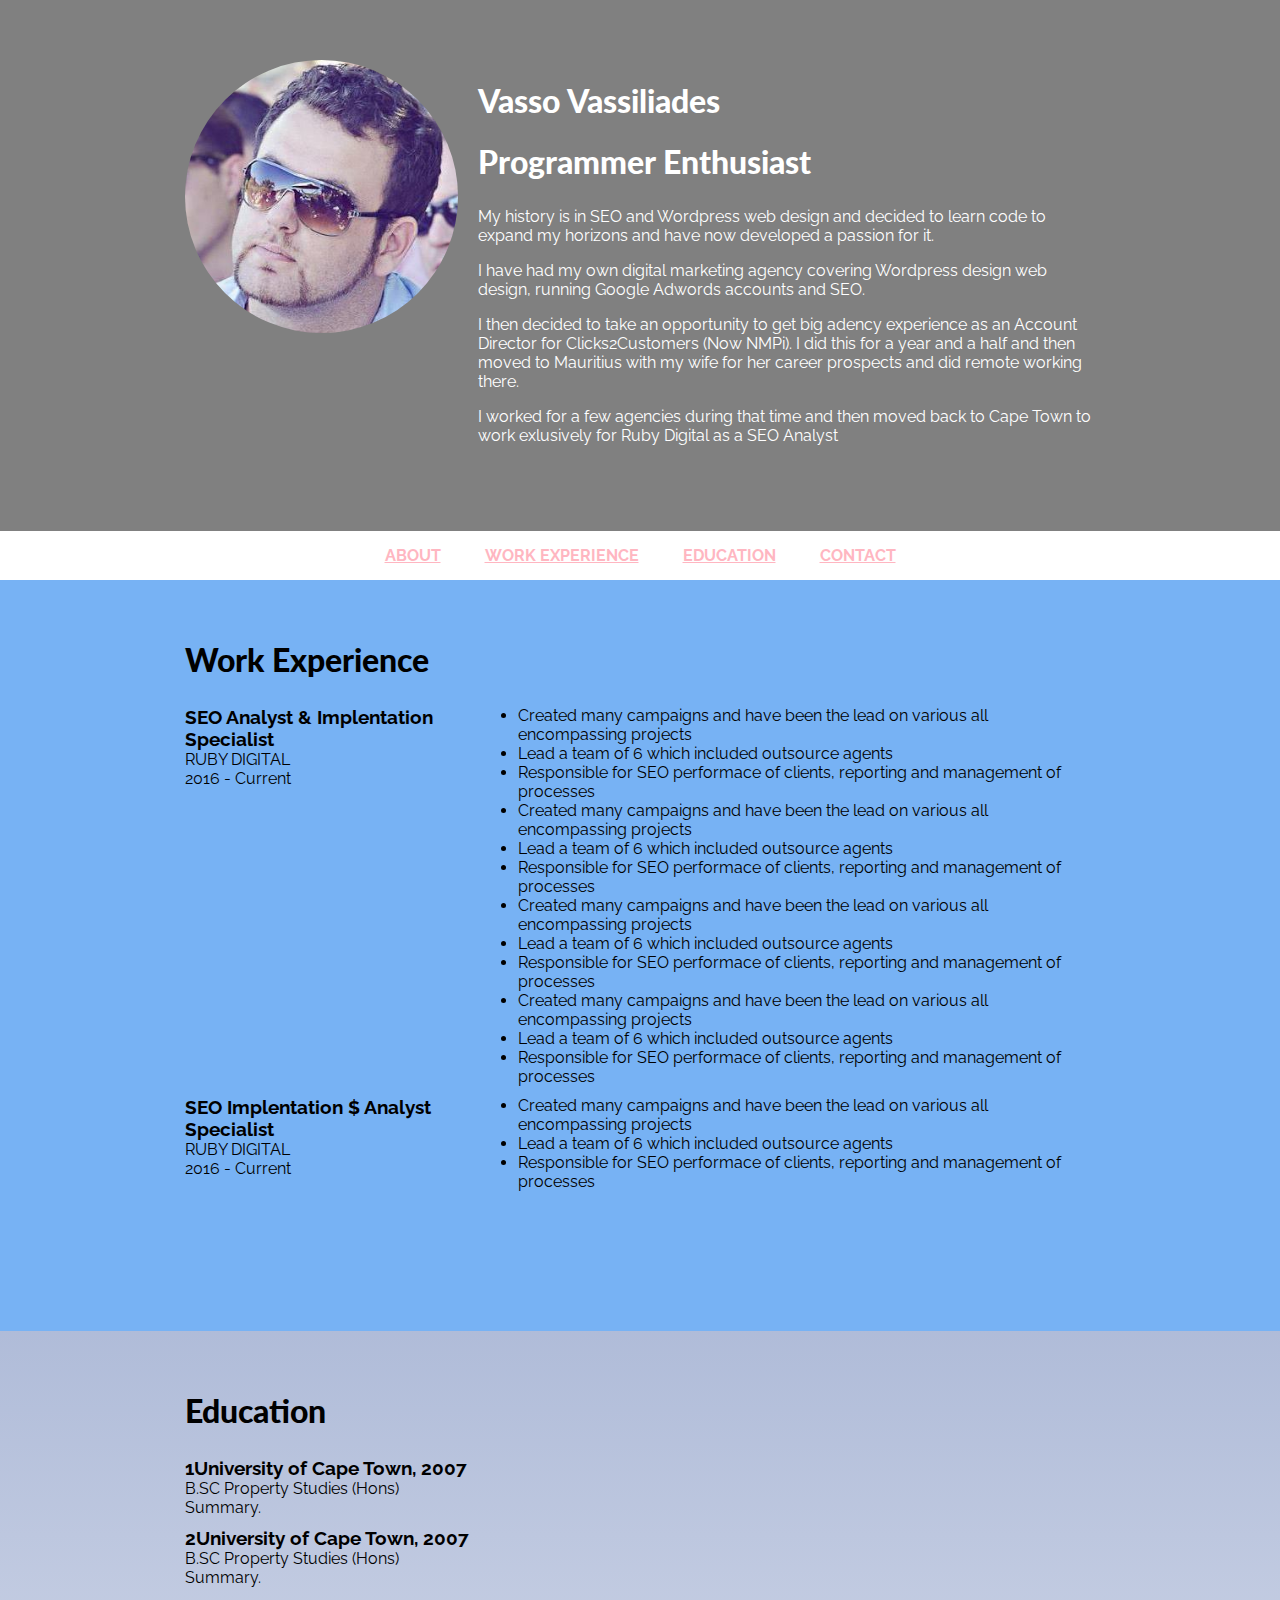
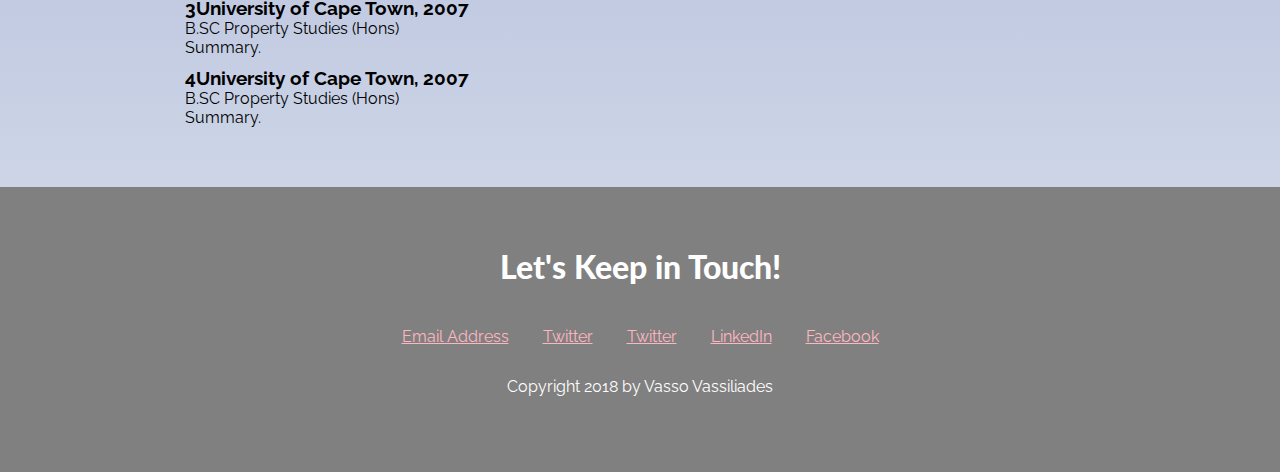
<file: CSS Essential Training 1 of 3/Core Project/index.html>
<!DOCTYPE html>
<html lang="en">
<head>
    <meta charset="UTF-8">
    <link rel="stylesheet" href="https://use.fontawesome.com/releases/v5.6.1/css/all.css" integrity="sha384-gfdkjb5BdAXd+lj+gudLWI+BXq4IuLW5IT+brZEZsLFm++aCMlF1V92rMkPaX4PP" crossorigin="anonymous">
    <link rel="stylesheet" href="styles/styles.css">
    <meta name="viewport" content="width=device-width, initial-scale=6.0">
    <link href="https://fonts.googleapis.com/css?family=Lato:900|Raleway" rel="stylesheet">
    <link rel="stylesheet" href="css/styles.css">
    <title>Vasso Vassiliades | Resume</title>
</head>
<body role="main">
    <!-- // Intro -->
    <header id="about">
      <a href="images/vasso-323x323.pdf" class="dload" download>Download</a>

      <div class="content-wrap"> <!--content wrap so background goes across page-->
        <img src="images/vasso-323x323.jpg" alt="Vasso Vassiliades Picture" class="main-profile-img col-narrow">
        <div class="col-wide">
          <h1>Vasso Vassiliades</h1>
          <h2>Programmer Enthusiast </h2>
          <p>My history is in SEO and Wordpress web design and decided to learn code to expand my horizons and have now developed a passion for it. </p>
          <p>I have had my own digital marketing agency covering Wordpress design web design, running Google Adwords accounts and SEO. </p>
          <p>I then decided to take an opportunity to get big adency experience as an Account Director for Clicks2Customers (Now NMPi). I did this for a year and a half and then moved to Mauritius with my wife for her career prospects and did remote working there. </p>
          <p>I worked for a few agencies during that time and then moved back to Cape Town to work exlusively for Ruby Digital as a SEO Analyst</p>
        </div>
      </div>
      <div>
        <nav role="navigation" class="main-menu">
        <a href="#about">About</a>
        <a href="#work-experience">Work Experience</a>
        <a href="#education">Education</a>
        <a href="#contact">Contact</a>
        </nav>
    </div>
    </header>

    <main role="main">
        <!-- // Work Experience -->
        <section class="work" id="work-experience">
          <div class="content-wrap"> <!--content wrap so background goes across page-->
            <h2>Work Experience</h2>

            <!-- Job Details 1: copy this whole block to add more jobs -->
            <div class="col-narrow">
              <h3>SEO Analyst & Implentation Specialist</h3>
              <p class="uppercase">Ruby Digital</p>
              <p>2016 - Current</p>
            </div>
            <!-- Add as many paragraphs as you need. -->
            <!-- This list can be deleted if you don't want to use it. -->
            <div class="col-wide">
              <ul>
                  <li>Created many campaigns and have been the lead on various all encompassing projects</li>
                  <li>Lead a team of 6 which included outsource agents</li>
                  <li>Responsible for SEO performace of clients, reporting and management of processes</li>
                  <li>Created many campaigns and have been the lead on various all encompassing projects</li>
                  <li>Lead a team of 6 which included outsource agents</li>
                  <li>Responsible for SEO performace of clients, reporting and management of processes</li>
                  <li>Created many campaigns and have been the lead on various all encompassing projects</li>
                  <li>Lead a team of 6 which included outsource agents</li>
                  <li>Responsible for SEO performace of clients, reporting and management of processes</li>
                  <li>Created many campaigns and have been the lead on various all encompassing projects</li>
                  <li>Lead a team of 6 which included outsource agents</li>
                  <li>Responsible for SEO performace of clients, reporting and management of processes</li>
              </ul>
            </div>

            <!-- Job Details 2: copy this whole block to add more jobs -->
            <div class="col-narrow">
              <h3>SEO Implentation $ Analyst Specialist</h3>
              <p class="uppercase">Ruby Digital</p>
              <p>2016 - Current</p>
            </div>
            <!-- Add as many paragraphs as you need. -->
            <div class="col-wide">
              <!-- This list can be deleted if you don't want to use it. -->
              <ul>
                  <li>Created many campaigns and have been the lead on various all encompassing projects</li>
                  <li>Lead a team of 6 which included outsource agents</li>
                  <li>Responsible for SEO performace of clients, reporting and management of processes</li>
              </ul>
            </div>
          </div>
            <!-- end of Job Details block. -->
        </section>


        <!-- // Education -->
        <section class="education" id="education">
          <div class="content-wrap"><!--content wrap so background goes across page-->
            <h2>Education</h2>

            <!-- School details: copy this whole block to add more schools. -->
            <h3>1University of Cape Town, 2007</h3>
            <p>B.SC Property Studies <span class="special">(Hons)</span></p>

            <!-- Add as many paragraphs as you need. -->
            <p>Summary.</p>

            <h3>2University of Cape Town, 2007</h3>
            <p>B.SC Property Studies <span class="special">(Hons)</span></p>

            <!-- Add as many paragraphs as you need. -->
            <p>Summary.</p>

            <h3>3University of Cape Town, 2007</h3>
            <p>B.SC Property Studies <span class="special">(Hons)</span></p>

            <!-- Add as many paragraphs as you need. -->
            <p>Summary.</p>

            <h3>4University of Cape Town, 2007</h3>
            <p>B.SC Property Studies <span class="special">(Hons)</span></p>

            <!-- Add as many paragraphs as you need. -->
            <p>Summary.</p>

            <!-- End of school details. -->
          </div>
        </section>
    </main>

    <!-- // Footer & contact info -->
    <footer role="contentinfo" id="footer">
      <div class="content-wrap"><!--content wrap so background goes across page-->
        <h2>Let's Keep in Touch!</h2>

        <!-- Social media and contact links. Add or remove any networks. -->
        <div class="contact-info-padding" id="contact">
            <a href="mailto:vasso@vaseo.co.za"><i aria-hidden="true" class="fas fa-at social-icon" title="My Email Address"></i>
            <span class="sr-only">Email Address</span></a>
            <a href="http://vaseo.co.za" target="_blank"><i aria-hidden="true" class="fas fa-link social-icon" title="My old website that I built with Wordpress"></i>
            <span class="sr-only">Twitter</span></a>
            <a href="http://twitter.com/thevaseo" target="_blank"><i aria-hidden="true" class="fab fa-twitter social-icon" title="Go To My Twitter Account"></i>
            <span class="sr-only">Twitter</span></a>
            <a href="#" target="_blank"><i aria-hidden="true" class="fab fa-linkedin-in social-icon" title="Linkedin"></i>
            <span class="sr-only">LinkedIn</span></a>
            <a href="#" target="_blank"><i aria-hidden="true" class="fab fa-facebook-f social-icon" title="Go To My FaceBook Account"></i>
            <span class="sr-only">Facebook</span></a>
        </div>
        <p>Copyright 2018 by Vasso Vassiliades</p>
      </div>
    </footer>
</body>
</html>
</file>
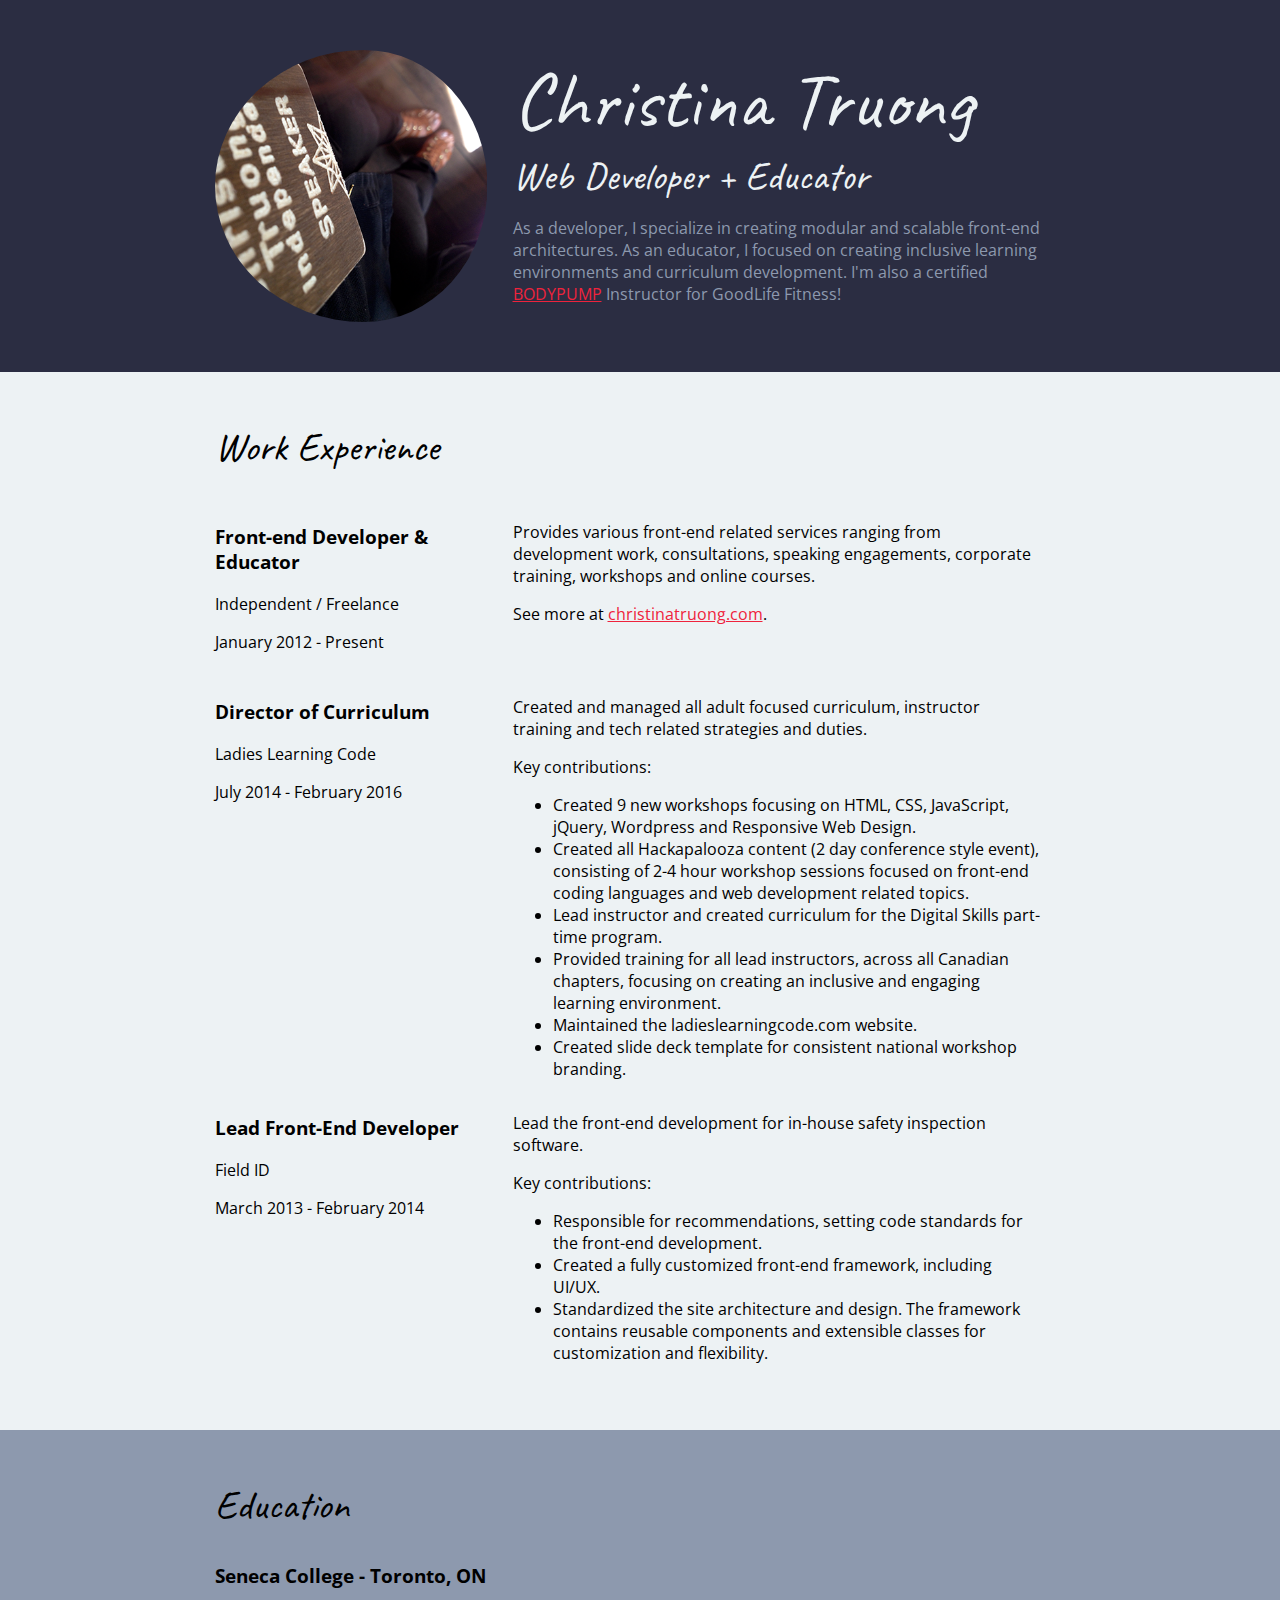
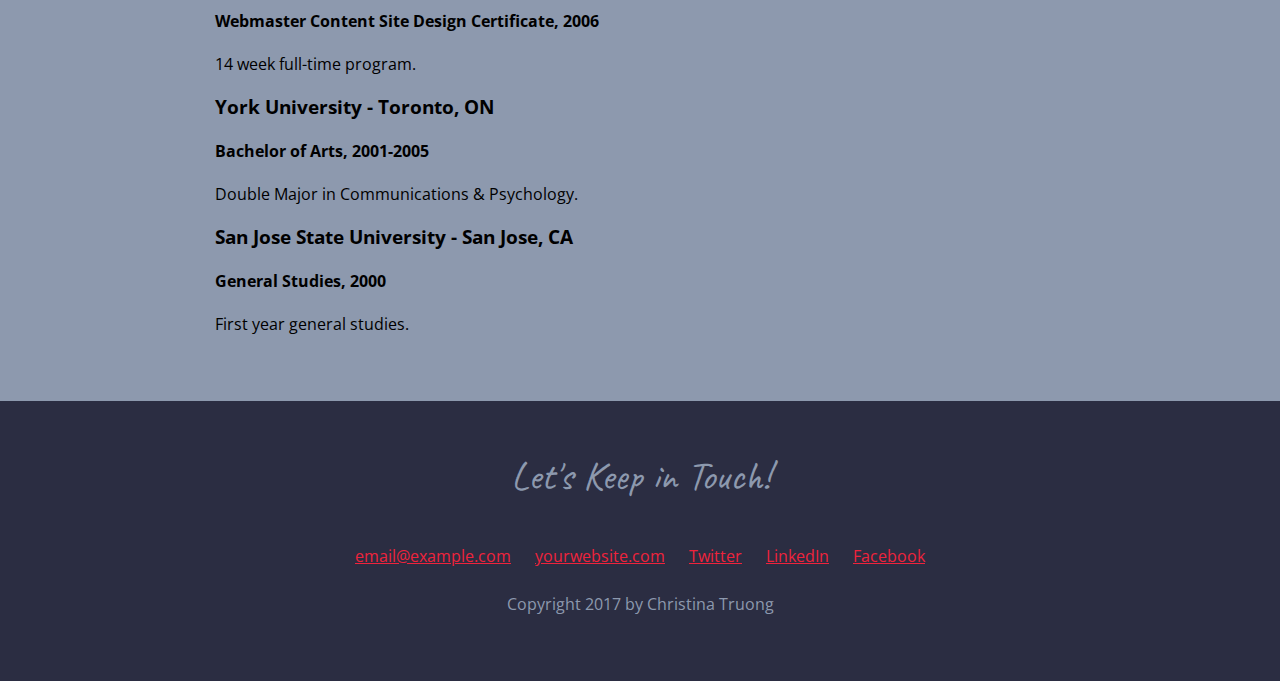
<file: CSS Essential Training 1 of 3/Exercise Files/Ex_Files_CSS_EssT_1/Exercise Files/Ch04/css-resume-final/index.html>
<!DOCTYPE html>
<html lang="en">
<head>
    <meta charset="UTF-8">
    <meta name="viewport" content="width=device-width, initial-scale=1.0">
    <title>Christina Truong | Resume</title>
    <link href="https://fonts.googleapis.com/css?family=Caveat|Open+Sans:400,400i,700" rel="stylesheet">
    <link rel="stylesheet" href="css/styles.css">
</head>
<body>
    <!-- // Intro -->
    <header>
        <div class="content-wrap">
            <img class="profile-img column-narrow" src="images/christina-truong.png" alt="Christina Truong">
            
            <div class="column-wide">
              <h1>Christina Truong</h1>
              <h2>Web Developer + Educator</h2>
              <p>As a developer, I specialize in creating modular and scalable front-end architectures. As an educator, I focused on creating inclusive learning environments and curriculum development. I'm also a certified <a href="#">BODYPUMP</a> Instructor for GoodLife Fitness!</p>
            </div>
        </div>
    </header>
    
    <main> 
        <!-- // Work Experience -->
        <section class="work">
            <div class="content-wrap">
                <h2>Work Experience</h2>

                <!-- Job Details: copy this block to add more positions. -->
                <div class="column-narrow">
                    <h3>Front-end Developer & Educator</h3>
                    <p>Independent / Freelance</p>
                    <p>January 2012 - Present</p>
                </div>
                <div class="column-wide">
                  <p>Provides various front-end related services ranging from development work, consultations, speaking engagements, corporate training, workshops and online courses.</p>
                  <p>See more at <a href="http://christinatruong.com">christinatruong.com</a>.</p>
                </div>
                
                <!-- Job Details -->
                <div class="column-narrow">
                    <h3>Director of Curriculum</h3>
                    <p>Ladies Learning Code</p>
                    <p>July 2014 - February 2016</p>
                </div>
                
                <div class="column-wide">
                    <p>Created and managed all adult focused curriculum, instructor training and tech related strategies and duties.</p>

                    <p>Key contributions:</p>
                    <ul>
                        <li>Created 9 new workshops focusing on HTML, CSS, JavaScript, jQuery, Wordpress and Responsive Web Design.</li>
                        <li>Created all Hackapalooza content (2 day conference style event), consisting of 2-4 hour workshop sessions focused on front-end coding languages and web development related topics.</li>
                        <li>Lead instructor and created curriculum for the Digital Skills part-time program.</li>
                        <li>Provided training for all lead instructors, across all Canadian chapters, focusing on creating an inclusive and engaging learning environment.</li>
                        <li>Maintained the ladieslearningcode.com website.</li>
                        <li>Created slide deck template for consistent national workshop branding.</li>
                    </ul>
                </div>
                
                <!-- Job Details -->
                <div class="column-narrow">
                    <h3>Lead Front-End Developer</h3>
                    <p>Field ID</p>
                    <p>March 2013 - February 2014</p>
                </div>
                <div class="column-wide">
                    <p>Lead the front-end development for in-house safety inspection software.</p>
                    <p>Key contributions:</p>
                    <ul>
                        <li>Responsible for recommendations, setting code standards for the front-end development.</li>
                        <li>Created a fully customized front-end framework, including UI/UX.</li>
                        <li>Standardized the site architecture and design. The framework contains reusable components and extensible classes for customization and flexibility.</li>
                    </ul>
                </div>
            </div>
        </section>


        <!-- // Education -->
        <section class="education">
            <div class="content-wrap">
                <h2>Education</h2>

                <!-- School details: copy this block to add more schools. -->
                <h3>Seneca College - Toronto, ON</h3>
                <h4>Webmaster Content Site Design Certificate, 2006</h4>
                <p>14 week full-time program.</p>
                
                <h3>York University - Toronto, ON</h3>
                <h4>Bachelor of Arts, 2001-2005</h4>
                <p>Double Major in Communications & Psychology.</p>
                
                <h3>San Jose State University - San Jose, CA</h3>
                <h4>General Studies, 2000</h4>
                <p>First year general studies.</p>
            </div>
        </section>
    </main>
    
    <!-- // Footer & contact info -->
    <footer>
        <div class="content-wrap">
            <h2>Let's Keep in Touch!</h2>
            
            <!-- Social media and contact links. Add or remove any networks. -->
            <div class="contact-info">
                <a href="mailto:email@example.com">email@example.com</a>
                <a href="http://yourwebsite.com">yourwebsite.com</a>
                <a href="#">Twitter</a>
                <a href="#">LinkedIn</a>
                <a href="#">Facebook</a>
            </div>

            <p>Copyright 2017 by Christina Truong</p>
        </div>
    </footer>
</body>
</html>
</file>
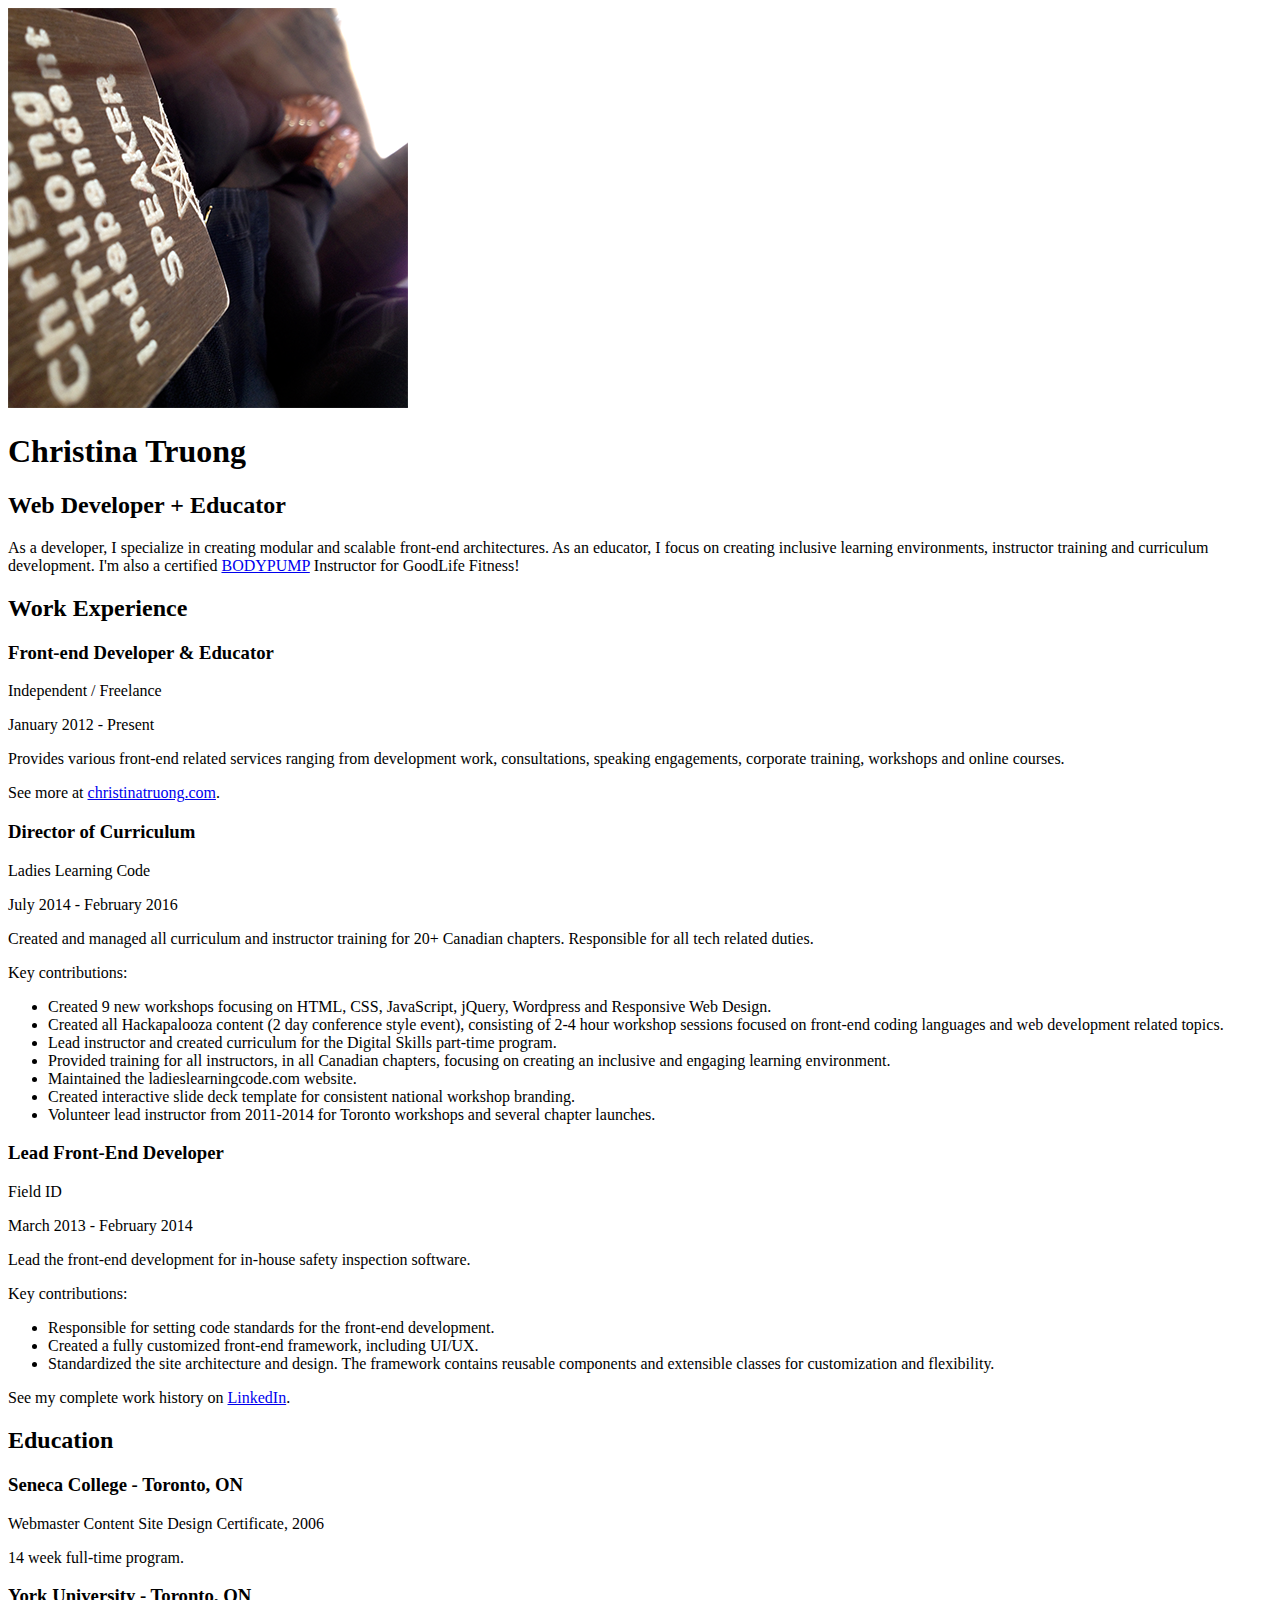
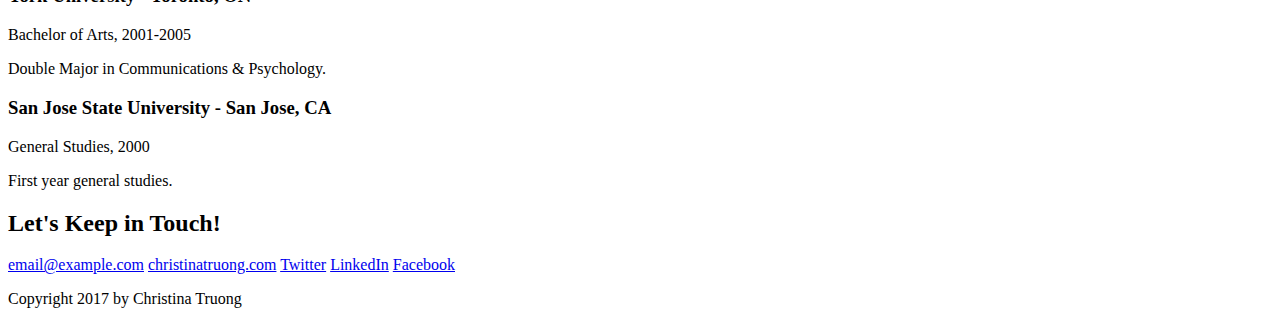
<file: CSS Essential Training 1 of 3/Exercise Files/Ex_Files_CSS_EssT_1/Exercise Files/Ch01/01_07/css-resume/index.html>
<!DOCTYPE html>
<html lang="en">
<head>
    <meta charset="UTF-8">
    <meta name="viewport" content="width=device-width, initial-scale=1.0">
    <title>Christina Truong | Resume</title>
</head>
<body>
    <!-- // Intro -->
    <header>
        <img src="christina-truong.png" alt="Christina Truong">
        <h1>Christina Truong</h1>
        <h2>Web Developer + Educator</h2>
        <p>As a developer, I specialize in creating modular and scalable front-end architectures. As an educator, I focus on creating inclusive learning environments, instructor training and curriculum development. I'm also a certified <a href="https://www.lesmills.com/workouts/fitness-classes/bodypump/" target="_blank">BODYPUMP</a> Instructor for GoodLife Fitness!</p>
    </header>
    
    <main> 
        <!-- // Work Experience -->
        <section>
            <h2>Work Experience</h2>

            <!-- Job 1 Details -->
            <h3>Front-end Developer & Educator</h3>
            <p>Independent / Freelance</p>
            <p>January 2012 - Present</p>
            
            <p>Provides various front-end related services ranging from development work, consultations, speaking engagements, corporate training, workshops and online courses.</p>
            <p>See more at <a href="http://christinatruong.com" target="_blank">christinatruong.com</a>.</p>
            
            <!-- Job 2 Details -->
            <h3>Director of Curriculum</h3>
            <p>Ladies Learning Code</p>
            <p>July 2014 - February 2016</p>
            
            <p>Created and managed all curriculum and instructor training for 20+ Canadian chapters. Responsible for all tech related duties.</p>
            <p>Key contributions:</p>
            <ul>
                <li>Created 9 new workshops focusing on HTML, CSS, JavaScript, jQuery, Wordpress and Responsive Web Design.</li>
                <li>Created all Hackapalooza content (2 day conference style event), consisting of 2-4 hour workshop sessions focused on front-end coding languages and web development related topics.</li>
                <li>Lead instructor and created curriculum for the Digital Skills part-time program.</li>
                <li>Provided training for all instructors, in all Canadian chapters, focusing on creating an inclusive and engaging learning environment.</li>
                <li>Maintained the ladieslearningcode.com website.</li>
                <li>Created interactive slide deck template for consistent national workshop branding.</li>
                <li>Volunteer lead instructor from 2011-2014 for Toronto workshops and several chapter launches.</li>
            </ul>
            
            <!-- Job 3 Details -->
            <h3>Lead Front-End Developer</h3>
            <p>Field ID</p>
            <p>March 2013 - February 2014</p>
            
            <p>Lead the front-end development for in-house safety inspection software.</p>
            <p>Key contributions:</p>
            <ul>
                <li>Responsible for setting code standards for the front-end development.</li>
                <li>Created a fully customized front-end framework, including UI/UX.</li>
                <li>Standardized the site architecture and design. The framework contains reusable components and extensible classes for customization and flexibility.</li>
            </ul>
            
            <p>See my complete work history on <a href="https://www.linkedin.com/in/christinatruong/" target="_blank">LinkedIn</a>.</p>
        </section>


        <!-- // Education -->
        <section>
            <h2>Education</h2>

            <!-- School 1 details. -->
            <h3>Seneca College - Toronto, ON</h3>
            <p>Webmaster Content Site Design Certificate, 2006</p>
            <p>14 week full-time program.</p>
            
            <!-- School 2 details. -->
            <h3>York University - Toronto, ON</h3>
            <p>Bachelor of Arts, 2001-2005</p>
            <p>Double Major in Communications & Psychology.</p>
            
            <!-- School 3 details. -->
            <h3>San Jose State University - San Jose, CA</h3>
            <p>General Studies, 2000</p>
            <p>First year general studies.</p>
        </section>
    </main>
    
    
    <!-- // Footer & contact info -->
    <footer>
        <h2>Let's Keep in Touch!</h2>
        
        <!-- Social media links. Add or remove any networks. -->
        <div>
            <a href="mailto:email@example.com">email@example.com</a>
            <a href="http://christinatruong.com">christinatruong.com</a>
            <a href="https://twitter.com/christinatruong">Twitter</a>
            <a href="https://www.linkedin.com/in/christinatruong/">LinkedIn</a>
            <a href="http://fb.me/christinacodes">Facebook</a>
        </div>

        <p>Copyright 2017 by Christina Truong</p>
    </footer>
</body>
</html>
</file>
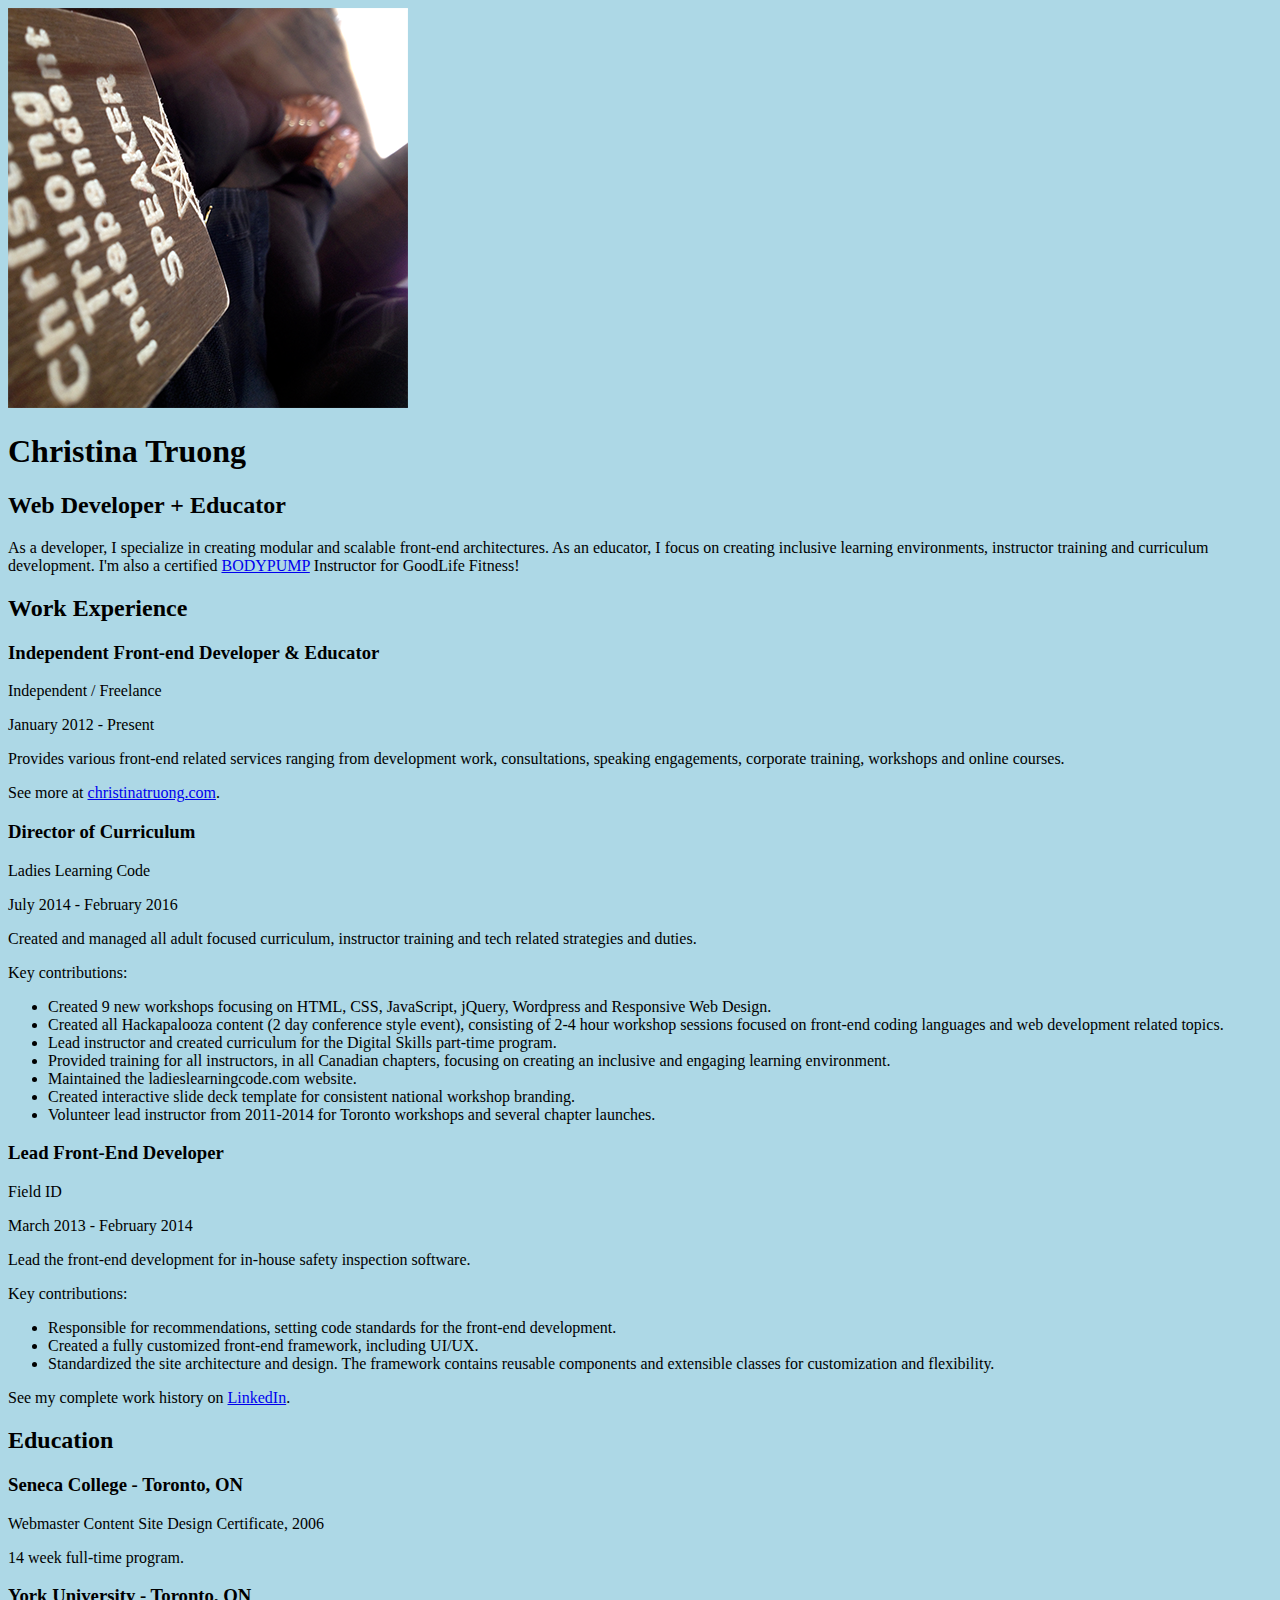
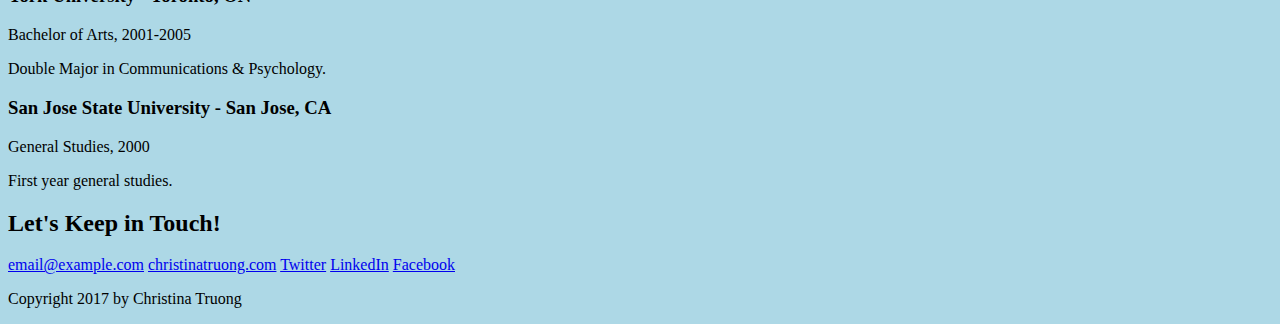
<file: CSS Essential Training 1 of 3/Exercise Files/Ex_Files_CSS_EssT_1/Exercise Files/Ch01/01_08/css-resume/index.html>
<!DOCTYPE html>
<html lang="en">
<head>
    <meta charset="UTF-8">
    <meta name="viewport" content="width=device-width, initial-scale=1.0">
    <title>Christina Truong | Resume</title>
    <link rel="stylesheet" href="styles.css">
</head>
<body>
    <!-- // Intro -->
    <header>
        <img src="christina-truong.png" alt="Christina Truong">
        <h1>Christina Truong</h1>
        <h2>Web Developer + Educator</h2>
        <p>As a developer, I specialize in creating modular and scalable front-end architectures. As an educator, I focus on creating inclusive learning environments, instructor training and curriculum development. I'm also a certified <a href="https://www.lesmills.com/workouts/fitness-classes/bodypump/" target="_blank">BODYPUMP</a> Instructor for GoodLife Fitness!</p>
    </header>
    
    <main> 
        <!-- // Work Experience -->
        <section>
            <h2>Work Experience</h2>

            <!-- Job 1 Details -->
            <h3>Independent Front-end Developer & Educator</h3>
            <p>Independent / Freelance</p>
            <p>January 2012 - Present</p>
            
            <p>Provides various front-end related services ranging from development work, consultations, speaking engagements, corporate training, workshops and online courses.</p>
            <p>See more at <a href="http://christinatruong.com" target="_blank">christinatruong.com</a>.</p>
            
            <!-- Job 2 Details -->
            <h3>Director of Curriculum</h3>
            <p>Ladies Learning Code</p>
            <p>July 2014 - February 2016</p>
            
            <p>Created and managed all adult focused curriculum, instructor training and tech related strategies and duties.</p>
            <p>Key contributions:</p>
            <ul>
                <li>Created 9 new workshops focusing on HTML, CSS, JavaScript, jQuery, Wordpress and Responsive Web Design.</li>
                <li>Created all Hackapalooza content (2 day conference style event), consisting of 2-4 hour workshop sessions focused on front-end coding languages and web development related topics.</li>
                <li>Lead instructor and created curriculum for the Digital Skills part-time program.</li>
                <li>Provided training for all instructors, in all Canadian chapters, focusing on creating an inclusive and engaging learning environment.</li>
                <li>Maintained the ladieslearningcode.com website.</li>
                <li>Created interactive slide deck template for consistent national workshop branding.</li>
                <li>Volunteer lead instructor from 2011-2014 for Toronto workshops and several chapter launches.</li>
            </ul>
            
            <!-- Job 3 Details -->
            <h3>Lead Front-End Developer</h3>
            <p>Field ID</p>
            <p>March 2013 - February 2014</p>
            
            <p>Lead the front-end development for in-house safety inspection software.</p>
            <p>Key contributions:</p>
            <ul>
                <li>Responsible for recommendations, setting code standards for the front-end development.</li>
                <li>Created a fully customized front-end framework, including UI/UX.</li>
                <li>Standardized the site architecture and design. The framework contains reusable components and extensible classes for customization and flexibility.</li>
            </ul>
            
            <p>See my complete work history on <a href="https://www.linkedin.com/in/christinatruong/" target="_blank">LinkedIn</a>.</p>
        </section>


        <!-- // Education -->
        <section>
            <h2>Education</h2>

            <!-- School 1 details. -->
            <h3>Seneca College - Toronto, ON</h3>
            <p>Webmaster Content Site Design Certificate, 2006</p>
            <p>14 week full-time program.</p>
            
            <!-- School 2 details. -->
            <h3>York University - Toronto, ON</h3>
            <p>Bachelor of Arts, 2001-2005</p>
            <p>Double Major in Communications & Psychology.</p>
            
            <!-- School 3 details. -->
            <h3>San Jose State University - San Jose, CA</h3>
            <p>General Studies, 2000</p>
            <p>First year general studies.</p>
        </section>
    </main>
    
    <!-- // Footer & contact info -->
    <footer>
        <h2>Let's Keep in Touch!</h2>
        
        <!-- Social media links. Add or remove any networks. -->
        <div>
            <a href="mailto:email@example.com">email@example.com</a>
            <a href="http://christinatruong.com">christinatruong.com</a>
            <a href="https://twitter.com/christinatruong">Twitter</a>
            <a href="https://www.linkedin.com/in/christinatruong/">LinkedIn</a>
            <a href="http://fb.me/christinacodes">Facebook</a>
        </div>

        <p>Copyright 2017 by Christina Truong</p>
    </footer>
</body>
</html>
</file>
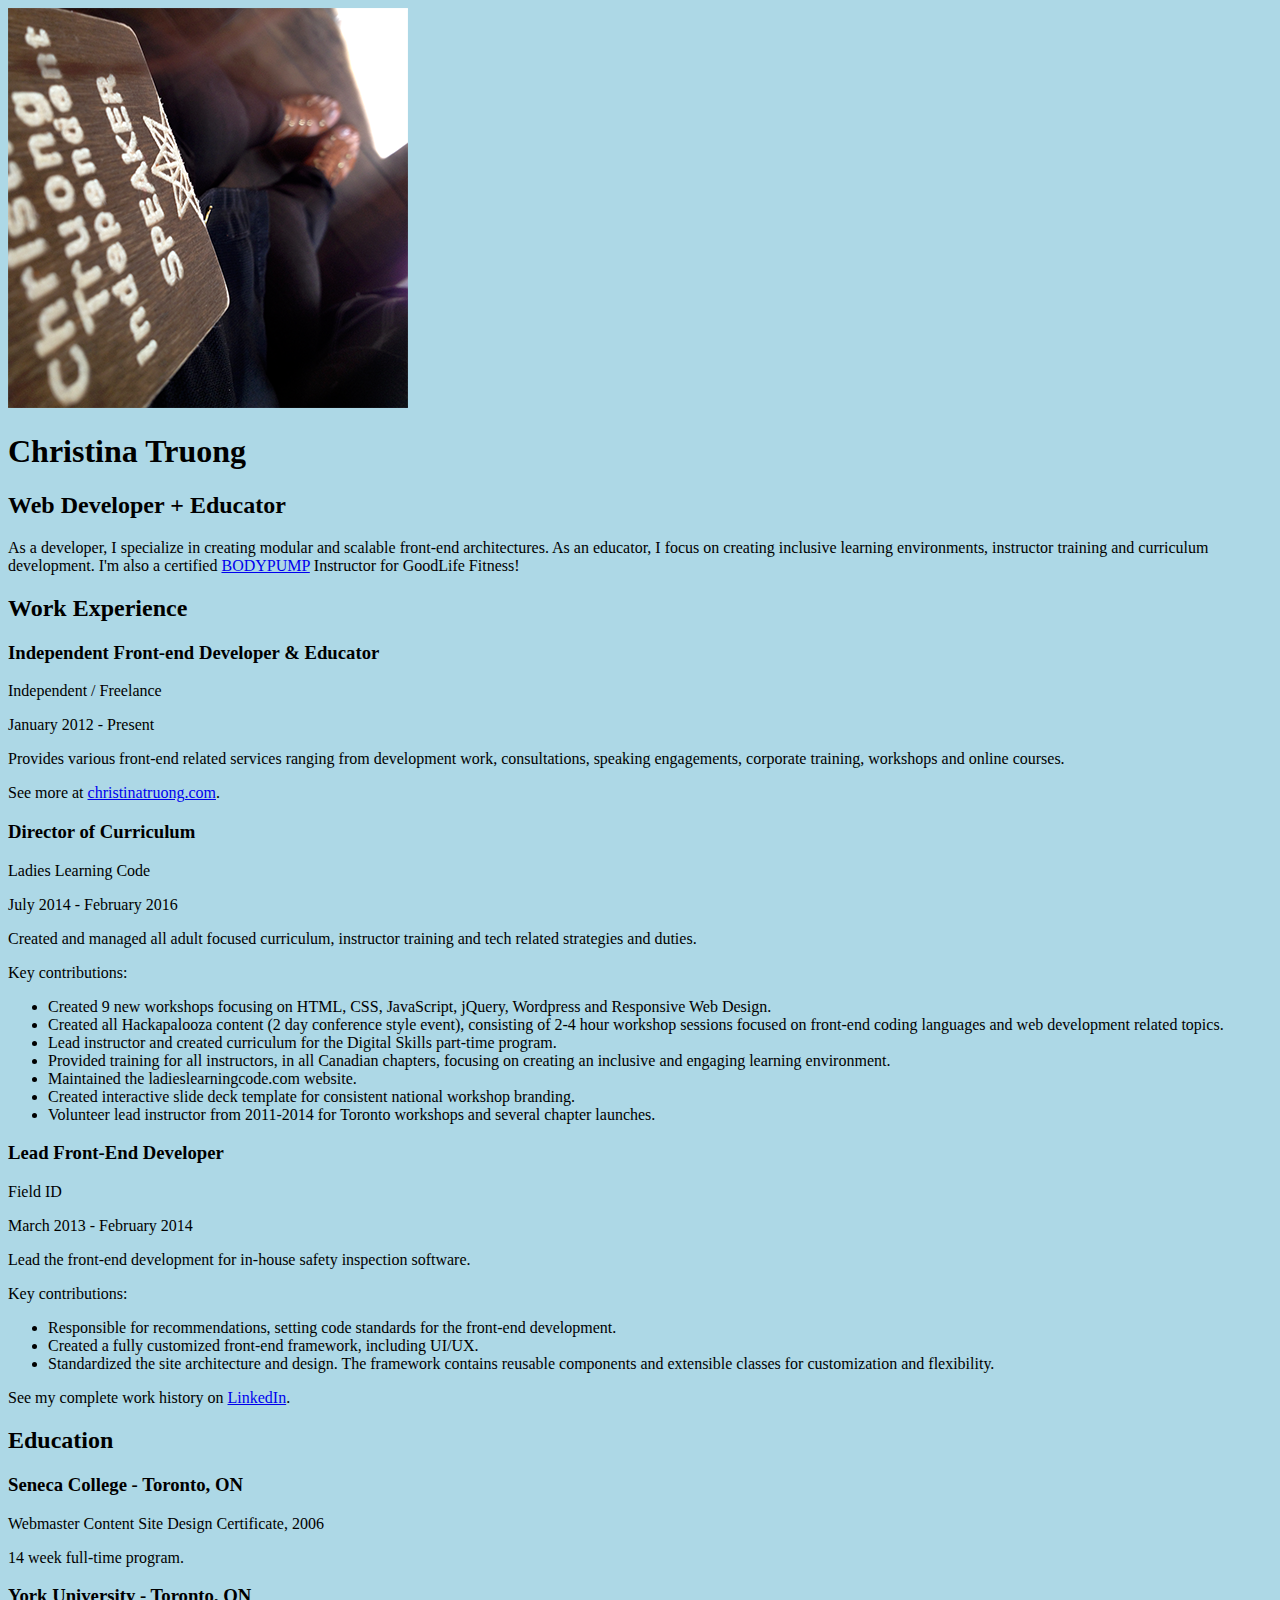
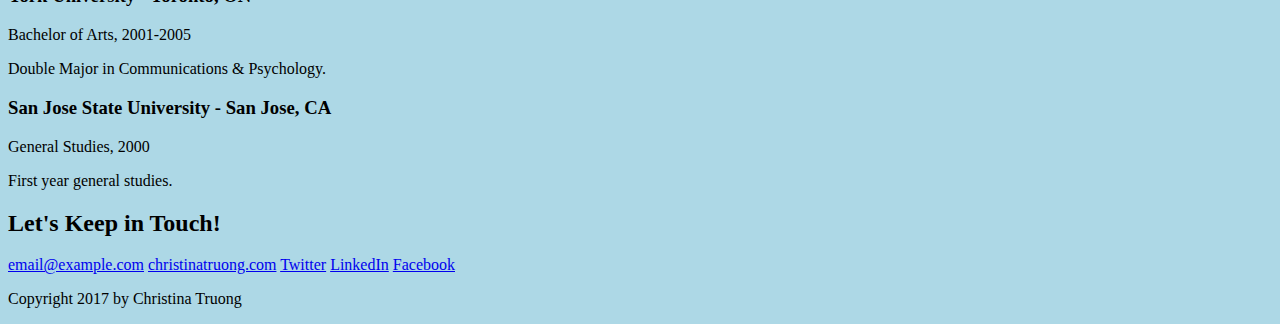
<file: CSS Essential Training 1 of 3/Exercise Files/Ex_Files_CSS_EssT_1/Exercise Files/Ch02/02_06/css-resume/index.html>
<!DOCTYPE html>
<html lang="en">
<head>
    <meta charset="UTF-8">
    <meta name="viewport" content="width=device-width, initial-scale=1.0">
    <title>Christina Truong | Resume</title>
    <link rel="stylesheet" href="css/styles.css">
</head>
<body>
    <!-- // Intro -->
    <header>
        <img src="images/christina-truong.png" alt="Christina Truong">
        <h1>Christina Truong</h1>
        <h2>Web Developer + Educator</h2>
        <p>As a developer, I specialize in creating modular and scalable front-end architectures. As an educator, I focus on creating inclusive learning environments, instructor training and curriculum development. I'm also a certified <a href="https://www.lesmills.com/workouts/fitness-classes/bodypump/" target="_blank">BODYPUMP</a> Instructor for GoodLife Fitness!</p>
    </header>
    
    <main> 
        <!-- // Work Experience -->
        <section>
            <h2>Work Experience</h2>

            <!-- Job 1 Details -->
            <h3>Independent Front-end Developer & Educator</h3>
            <p>Independent / Freelance</p>
            <p>January 2012 - Present</p>
            
            <p>Provides various front-end related services ranging from development work, consultations, speaking engagements, corporate training, workshops and online courses.</p>
            <p>See more at <a href="http://christinatruong.com" target="_blank">christinatruong.com</a>.</p>
            
            <!-- Job 2 Details -->
            <h3>Director of Curriculum</h3>
            <p>Ladies Learning Code</p>
            <p>July 2014 - February 2016</p>
            
            <p>Created and managed all adult focused curriculum, instructor training and tech related strategies and duties.</p>
            <p>Key contributions:</p>
            <ul>
                <li>Created 9 new workshops focusing on HTML, CSS, JavaScript, jQuery, Wordpress and Responsive Web Design.</li>
                <li>Created all Hackapalooza content (2 day conference style event), consisting of 2-4 hour workshop sessions focused on front-end coding languages and web development related topics.</li>
                <li>Lead instructor and created curriculum for the Digital Skills part-time program.</li>
                <li>Provided training for all instructors, in all Canadian chapters, focusing on creating an inclusive and engaging learning environment.</li>
                <li>Maintained the ladieslearningcode.com website.</li>
                <li>Created interactive slide deck template for consistent national workshop branding.</li>
                <li>Volunteer lead instructor from 2011-2014 for Toronto workshops and several chapter launches.</li>
            </ul>
            
            <!-- Job 3 Details -->
            <h3>Lead Front-End Developer</h3>
            <p>Field ID</p>
            <p>March 2013 - February 2014</p>
            
            <p>Lead the front-end development for in-house safety inspection software.</p>
            <p>Key contributions:</p>
            <ul>
                <li>Responsible for recommendations, setting code standards for the front-end development.</li>
                <li>Created a fully customized front-end framework, including UI/UX.</li>
                <li>Standardized the site architecture and design. The framework contains reusable components and extensible classes for customization and flexibility.</li>
            </ul>
            
            <p>See my complete work history on <a href="https://www.linkedin.com/in/christinatruong/" target="_blank">LinkedIn</a>.</p>
        </section>


        <!-- // Education -->
        <section>
            <h2>Education</h2>

            <!-- School 1 details. -->
            <h3>Seneca College - Toronto, ON</h3>
            <p>Webmaster Content Site Design Certificate, 2006</p>
            <p>14 week full-time program.</p>
            
            <!-- School 2 details. -->
            <h3>York University - Toronto, ON</h3>
            <p>Bachelor of Arts, 2001-2005</p>
            <p>Double Major in Communications & Psychology.</p>
            
            <!-- School 3 details. -->
            <h3>San Jose State University - San Jose, CA</h3>
            <p>General Studies, 2000</p>
            <p>First year general studies.</p>
        </section>
    </main>
    
    <!-- // Footer & contact info -->
    <footer>
        <h2>Let's Keep in Touch!</h2>
        
        <!-- Social media links. Add or remove any networks. -->
        <div>
            <a href="mailto:email@example.com">email@example.com</a>
            <a href="http://christinatruong.com">christinatruong.com</a>
            <a href="https://twitter.com/christinatruong">Twitter</a>
            <a href="https://www.linkedin.com/in/christinatruong/">LinkedIn</a>
            <a href="http://fb.me/christinacodes">Facebook</a>
        </div>

        <p>Copyright 2017 by Christina Truong</p>
    </footer>
</body>
</html>
</file>
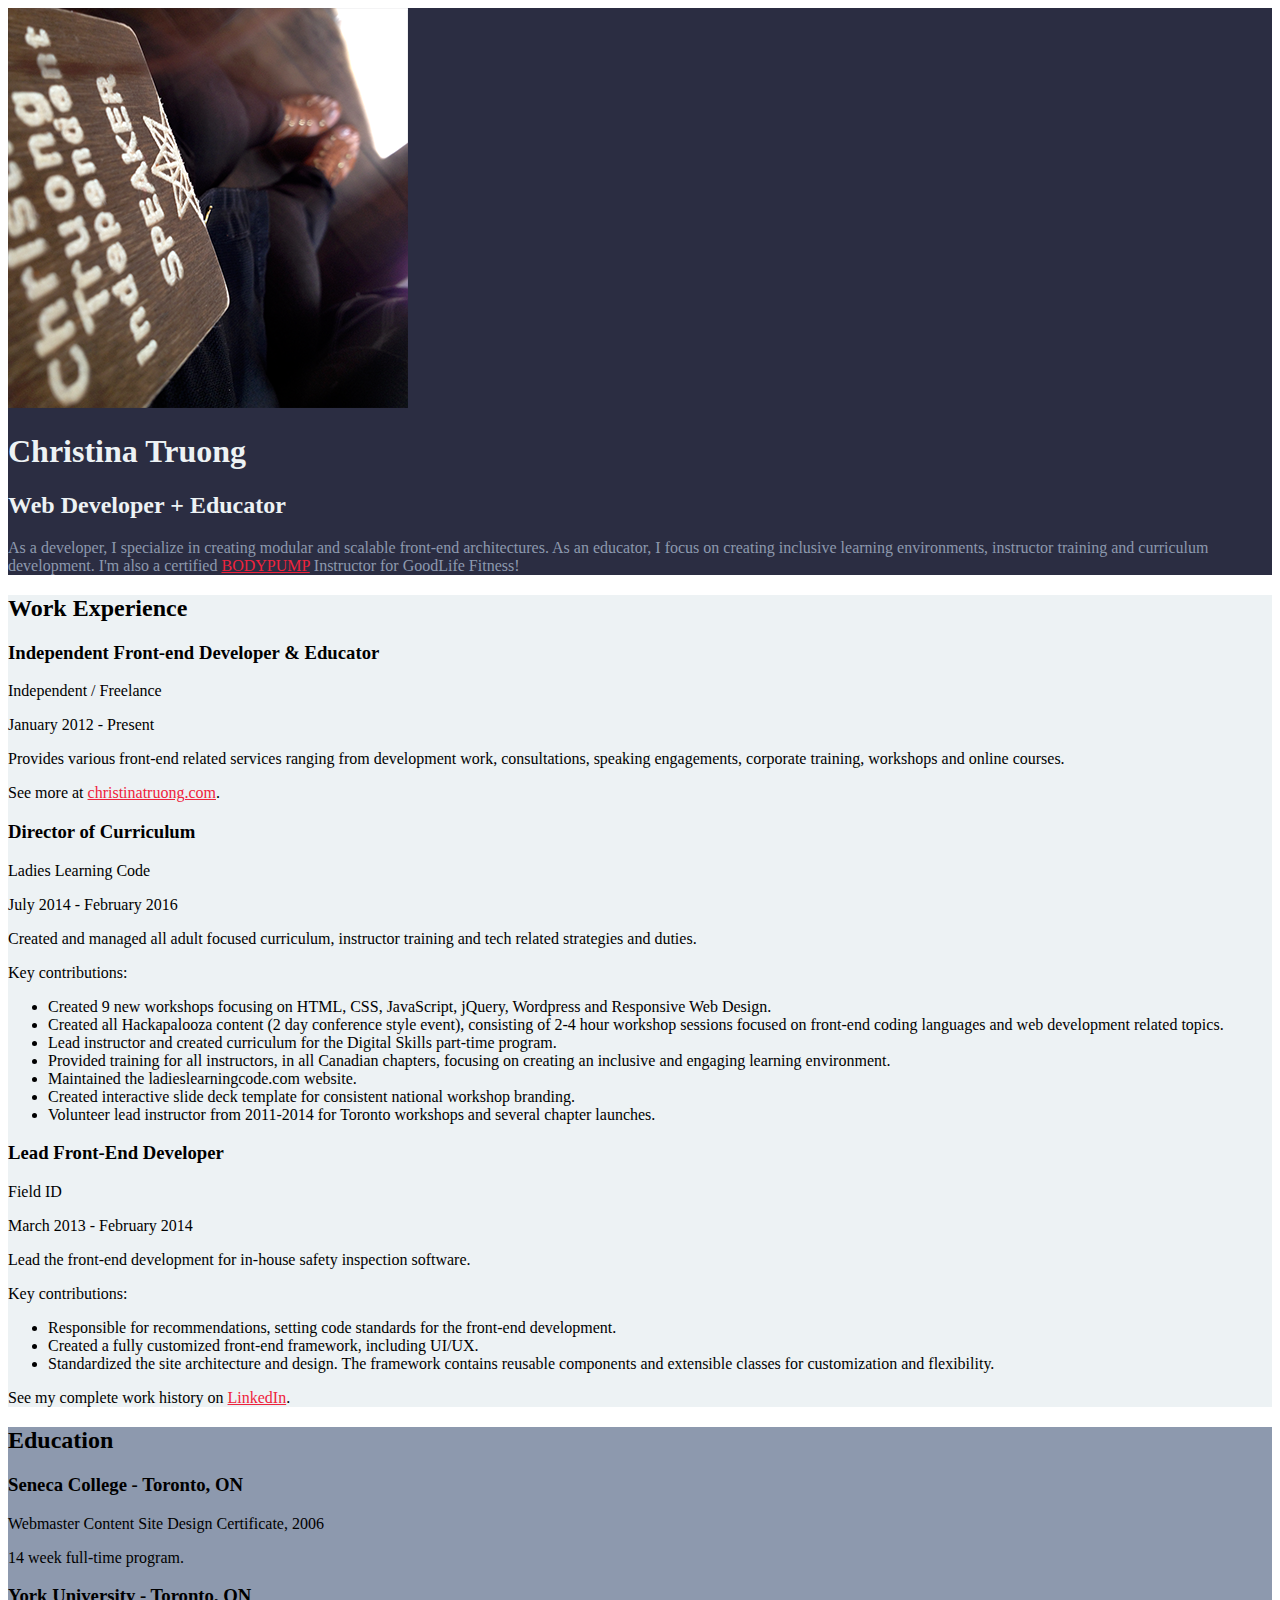
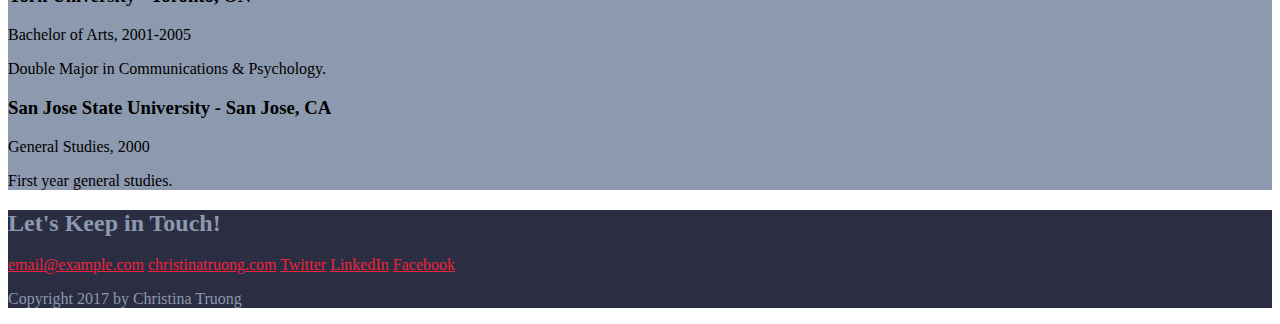
<file: CSS Essential Training 1 of 3/Exercise Files/Ex_Files_CSS_EssT_1/Exercise Files/Ch03/03_04/css-resume/index.html>
<!DOCTYPE html>
<html lang="en">
<head>
    <meta charset="UTF-8">
    <meta name="viewport" content="width=device-width, initial-scale=1.0">
    <title>Christina Truong | Resume</title>
    <link rel="stylesheet" href="css/styles.css">
</head>
<body>
    <!-- // Intro -->
    <header>
        <img src="images/christina-truong.png" alt="Christina Truong">
        <h1>Christina Truong</h1>
        <h2>Web Developer + Educator</h2>
        <p>As a developer, I specialize in creating modular and scalable front-end architectures. As an educator, I focus on creating inclusive learning environments, instructor training and curriculum development. I'm also a certified <a href="https://www.lesmills.com/workouts/fitness-classes/bodypump/" target="_blank">BODYPUMP</a> Instructor for GoodLife Fitness!</p>
    </header>
    
    <main> 
        <!-- // Work Experience -->
        <section class="work">
            <h2>Work Experience</h2>

            <!-- Job 1 Details -->
            <h3>Independent Front-end Developer & Educator</h3>
            <p>Independent / Freelance</p>
            <p>January 2012 - Present</p>
            
            <p>Provides various front-end related services ranging from development work, consultations, speaking engagements, corporate training, workshops and online courses.</p>
            <p>See more at <a href="http://christinatruong.com" target="_blank">christinatruong.com</a>.</p>
          
            <!-- Job 2 Details -->
            <h3>Director of Curriculum</h3>
            <p>Ladies Learning Code</p>
            <p>July 2014 - February 2016</p>
            
            <p>Created and managed all adult focused curriculum, instructor training and tech related strategies and duties.</p>
            <p>Key contributions:</p>
            <ul>
                <li>Created 9 new workshops focusing on HTML, CSS, JavaScript, jQuery, Wordpress and Responsive Web Design.</li>
                <li>Created all Hackapalooza content (2 day conference style event), consisting of 2-4 hour workshop sessions focused on front-end coding languages and web development related topics.</li>
                <li>Lead instructor and created curriculum for the Digital Skills part-time program.</li>
                <li>Provided training for all instructors, in all Canadian chapters, focusing on creating an inclusive and engaging learning environment.</li>
                <li>Maintained the ladieslearningcode.com website.</li>
                <li>Created interactive slide deck template for consistent national workshop branding.</li>
                <li>Volunteer lead instructor from 2011-2014 for Toronto workshops and several chapter launches.</li>
            </ul>
          
            <!-- Job 3 Details -->
            <h3>Lead Front-End Developer</h3>
            <p>Field ID</p>
            <p>March 2013 - February 2014</p>
            
            <p>Lead the front-end development for in-house safety inspection software.</p>
            <p>Key contributions:</p>
            <ul>
                <li>Responsible for recommendations, setting code standards for the front-end development.</li>
                <li>Created a fully customized front-end framework, including UI/UX.</li>
                <li>Standardized the site architecture and design. The framework contains reusable components and extensible classes for customization and flexibility.</li>
            </ul>
            
            <p>See my complete work history on <a href="https://www.linkedin.com/in/christinatruong/" target="_blank">LinkedIn</a>.</p>
        </section>


        <!-- // Education -->
        <section class="education">
            <h2>Education</h2>

            <!-- School 1 details. -->
            <h3>Seneca College - Toronto, ON</h3>
            <p>Webmaster Content Site Design Certificate, 2006</p>
            <p>14 week full-time program.</p>
            
            <!-- School 2 details. -->
            <h3>York University - Toronto, ON</h3>
            <p>Bachelor of Arts, 2001-2005</p>
            <p>Double Major in Communications & Psychology.</p>
            
            <!-- School 3 details. -->
            <h3>San Jose State University - San Jose, CA</h3>
            <p>General Studies, 2000</p>
            <p>First year general studies.</p>
        </section>
    </main>
    
    <!-- // Footer & contact info -->
    <footer>
        <h2>Let's Keep in Touch!</h2>
        
        <!-- Social media links. Add or remove any networks. -->
        <div>
            <a href="mailto:email@example.com">email@example.com</a>
            <a href="http://christinatruong.com">christinatruong.com</a>
            <a href="https://twitter.com/christinatruong">Twitter</a>
            <a href="https://www.linkedin.com/in/christinatruong/">LinkedIn</a>
            <a href="http://fb.me/christinacodes">Facebook</a>
        </div>

        <p>Copyright 2017 by Christina Truong</p>
    </footer>
</body>
</html>
</file>
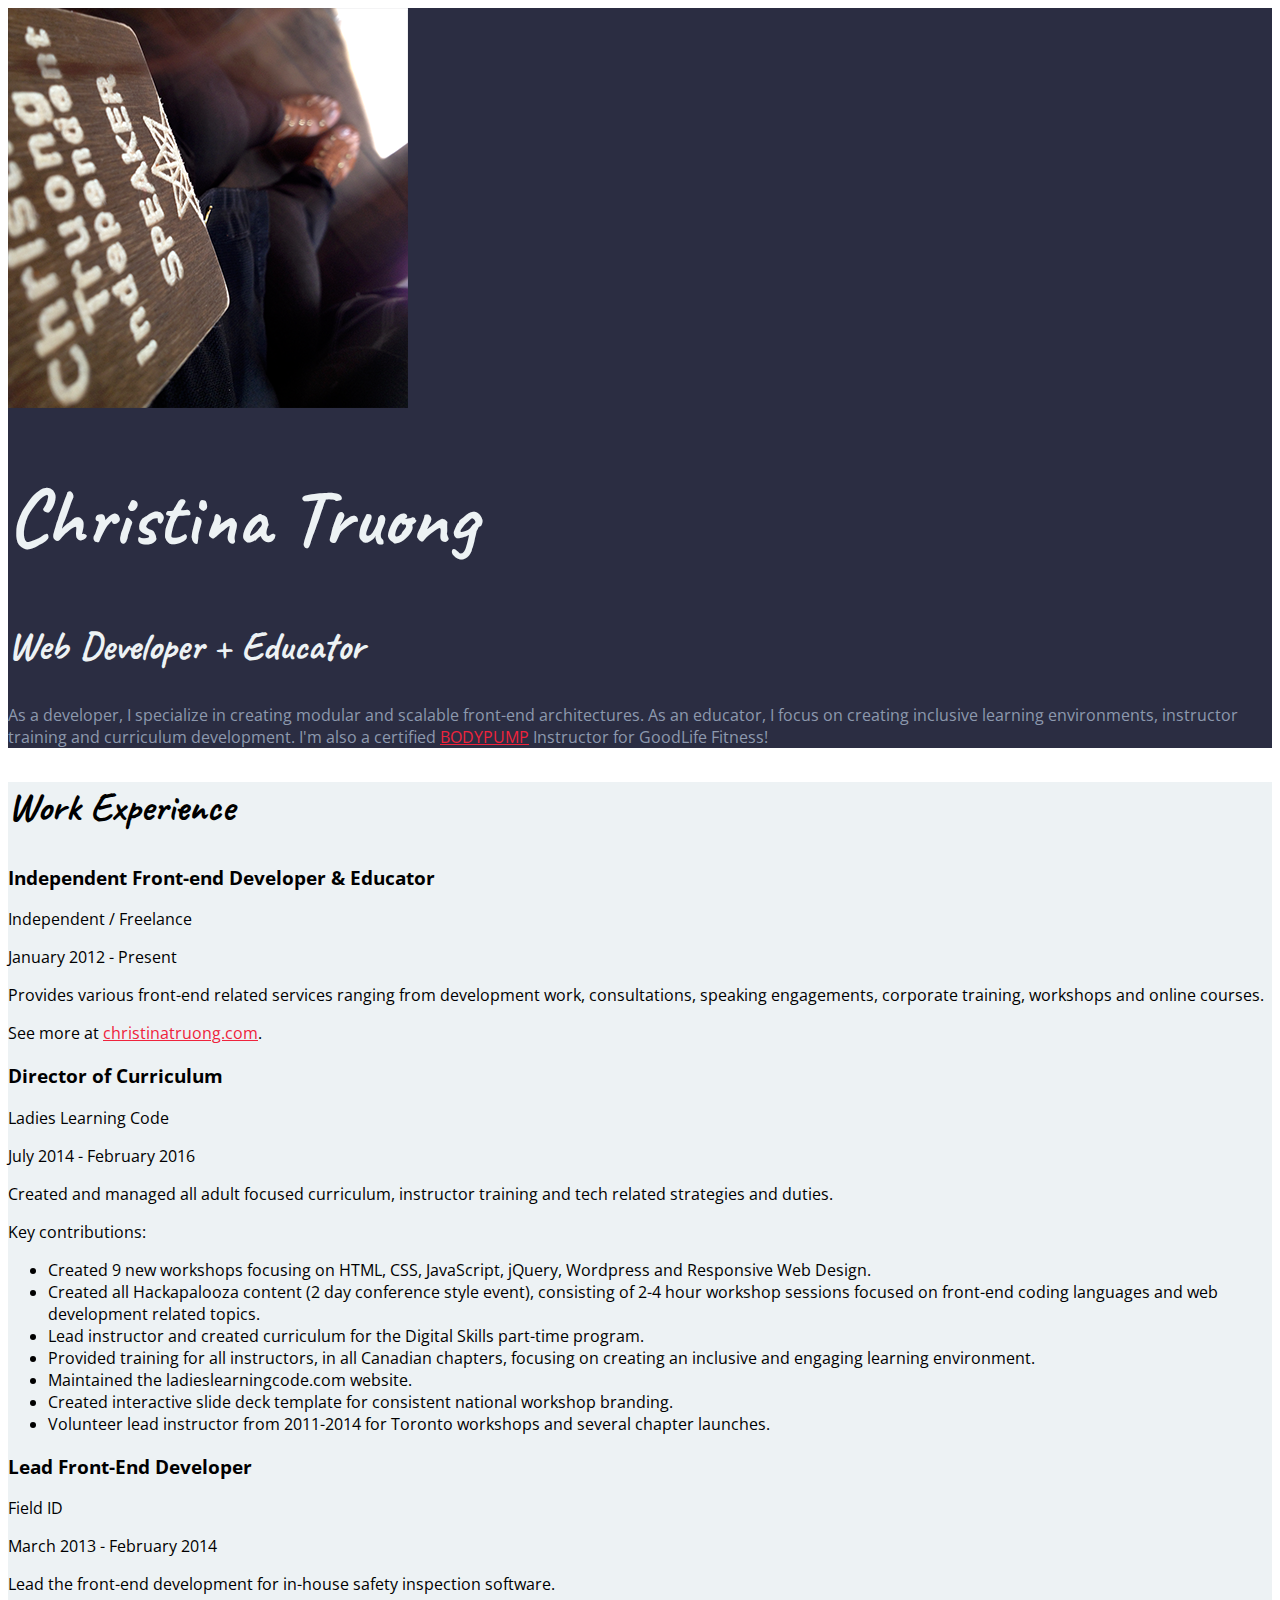
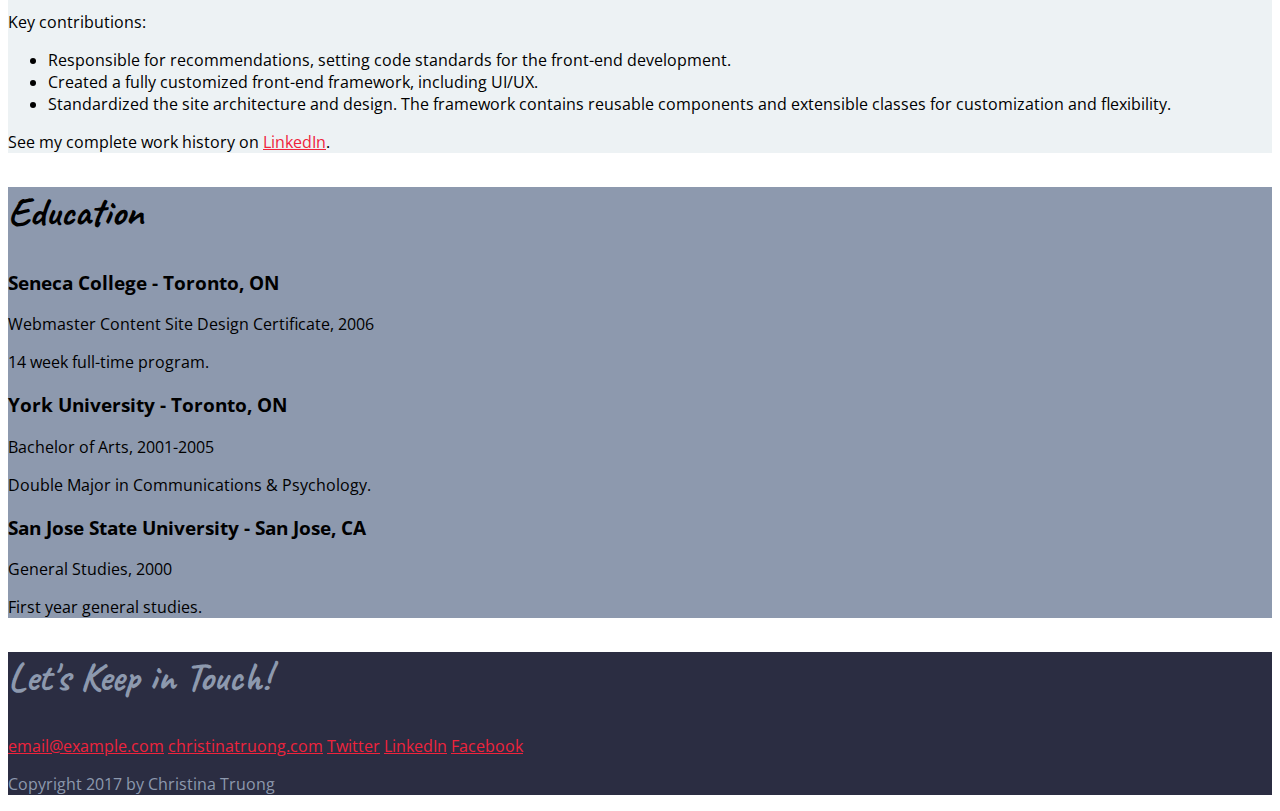
<file: CSS Essential Training 1 of 3/Exercise Files/Ex_Files_CSS_EssT_1/Exercise Files/Ch03/03_07/css-resume/index.html>
<!DOCTYPE html>
<html lang="en">
<head>
    <meta charset="UTF-8">
    <meta name="viewport" content="width=device-width, initial-scale=1.0">
    <title>Christina Truong | Resume</title>
    <link href="https://fonts.googleapis.com/css?family=Caveat|Open+Sans" rel="stylesheet">
    <link rel="stylesheet" href="css/styles.css">
</head>
<body>
    <!-- // Intro -->
    <header>
        <img src="images/christina-truong.png" alt="Christina Truong">
        <h1>Christina Truong</h1>
        <h2>Web Developer + Educator</h2>
        <p>As a developer, I specialize in creating modular and scalable front-end architectures. As an educator, I focus on creating inclusive learning environments, instructor training and curriculum development. I'm also a certified <a href="https://www.lesmills.com/workouts/fitness-classes/bodypump/" target="_blank">BODYPUMP</a> Instructor for GoodLife Fitness!</p>
    </header>
    
    <main> 
        <!-- // Work Experience -->
        <section class="work">
            <h2>Work Experience</h2>

            <!-- Job 1 Details -->
            <h3>Independent Front-end Developer & Educator</h3>
            <p>Independent / Freelance</p>
            <p>January 2012 - Present</p>
            
            <p>Provides various front-end related services ranging from development work, consultations, speaking engagements, corporate training, workshops and online courses.</p>
            <p>See more at <a href="http://christinatruong.com" target="_blank">christinatruong.com</a>.</p>
          
            <!-- Job 2 Details -->
            <h3>Director of Curriculum</h3>
            <p>Ladies Learning Code</p>
            <p>July 2014 - February 2016</p>
            
            <p>Created and managed all adult focused curriculum, instructor training and tech related strategies and duties.</p>
            <p>Key contributions:</p>
            <ul>
                <li>Created 9 new workshops focusing on HTML, CSS, JavaScript, jQuery, Wordpress and Responsive Web Design.</li>
                <li>Created all Hackapalooza content (2 day conference style event), consisting of 2-4 hour workshop sessions focused on front-end coding languages and web development related topics.</li>
                <li>Lead instructor and created curriculum for the Digital Skills part-time program.</li>
                <li>Provided training for all instructors, in all Canadian chapters, focusing on creating an inclusive and engaging learning environment.</li>
                <li>Maintained the ladieslearningcode.com website.</li>
                <li>Created interactive slide deck template for consistent national workshop branding.</li>
                <li>Volunteer lead instructor from 2011-2014 for Toronto workshops and several chapter launches.</li>
            </ul>
          
            <!-- Job 3 Details -->
            <h3>Lead Front-End Developer</h3>
            <p>Field ID</p>
            <p>March 2013 - February 2014</p>
            
            <p>Lead the front-end development for in-house safety inspection software.</p>
            <p>Key contributions:</p>
            <ul>
                <li>Responsible for recommendations, setting code standards for the front-end development.</li>
                <li>Created a fully customized front-end framework, including UI/UX.</li>
                <li>Standardized the site architecture and design. The framework contains reusable components and extensible classes for customization and flexibility.</li>
            </ul>
            
            <p>See my complete work history on <a href="https://www.linkedin.com/in/christinatruong/" target="_blank">LinkedIn</a>.</p>
        </section>


        <!-- // Education -->
        <section class="education">
            <h2>Education</h2>

            <!-- School 1 details. -->
            <h3>Seneca College - Toronto, ON</h3>
            <p>Webmaster Content Site Design Certificate, 2006</p>
            <p>14 week full-time program.</p>
            
            <!-- School 2 details. -->
            <h3>York University - Toronto, ON</h3>
            <p>Bachelor of Arts, 2001-2005</p>
            <p>Double Major in Communications & Psychology.</p>
            
            <!-- School 3 details. -->
            <h3>San Jose State University - San Jose, CA</h3>
            <p>General Studies, 2000</p>
            <p>First year general studies.</p>
        </section>
    </main>
    
    <!-- // Footer & contact info -->
    <footer>
        <h2>Let's Keep in Touch!</h2>
        
        <!-- Social media links. Add or remove any networks. -->
        <div>
            <a href="mailto:email@example.com">email@example.com</a>
            <a href="http://christinatruong.com">christinatruong.com</a>
            <a href="https://twitter.com/christinatruong">Twitter</a>
            <a href="https://www.linkedin.com/in/christinatruong/">LinkedIn</a>
            <a href="http://fb.me/christinacodes">Facebook</a>
        </div>

        <p>Copyright 2017 by Christina Truong</p>
    </footer>
</body>
</html>
</file>
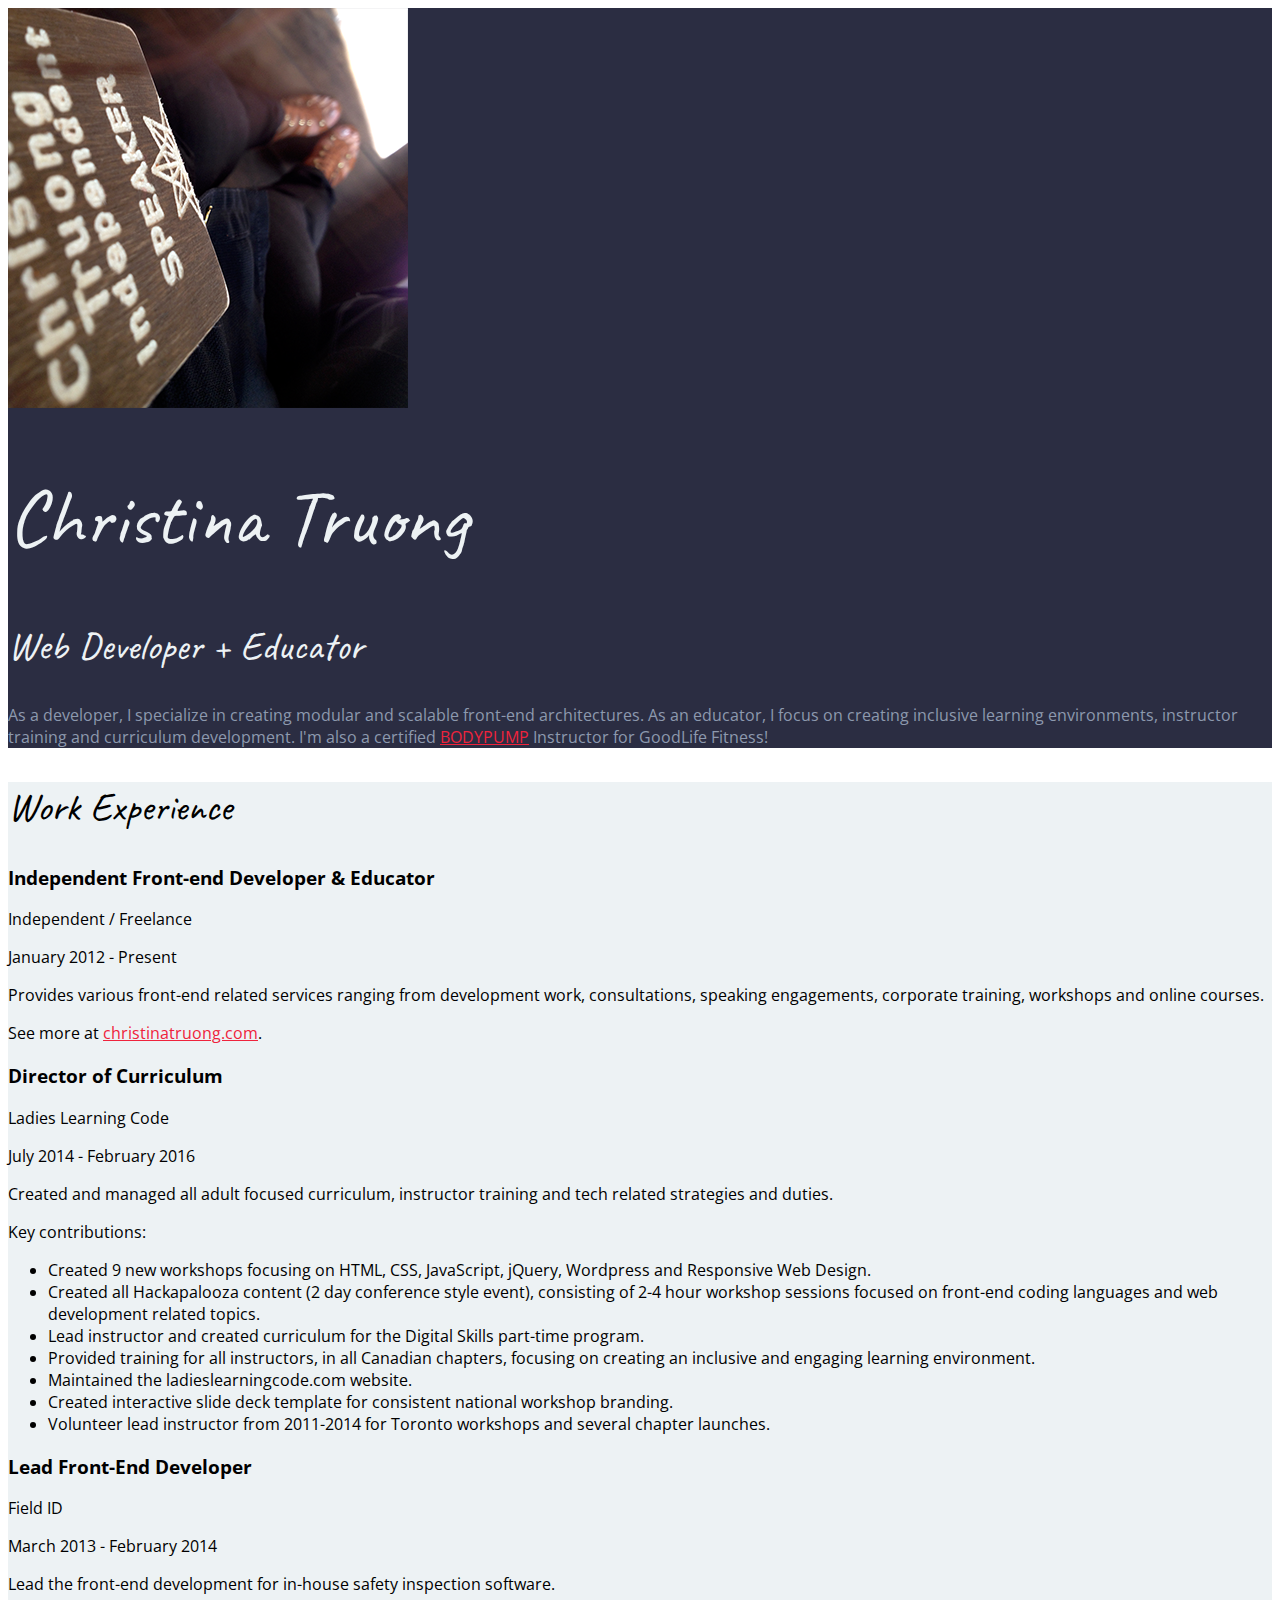
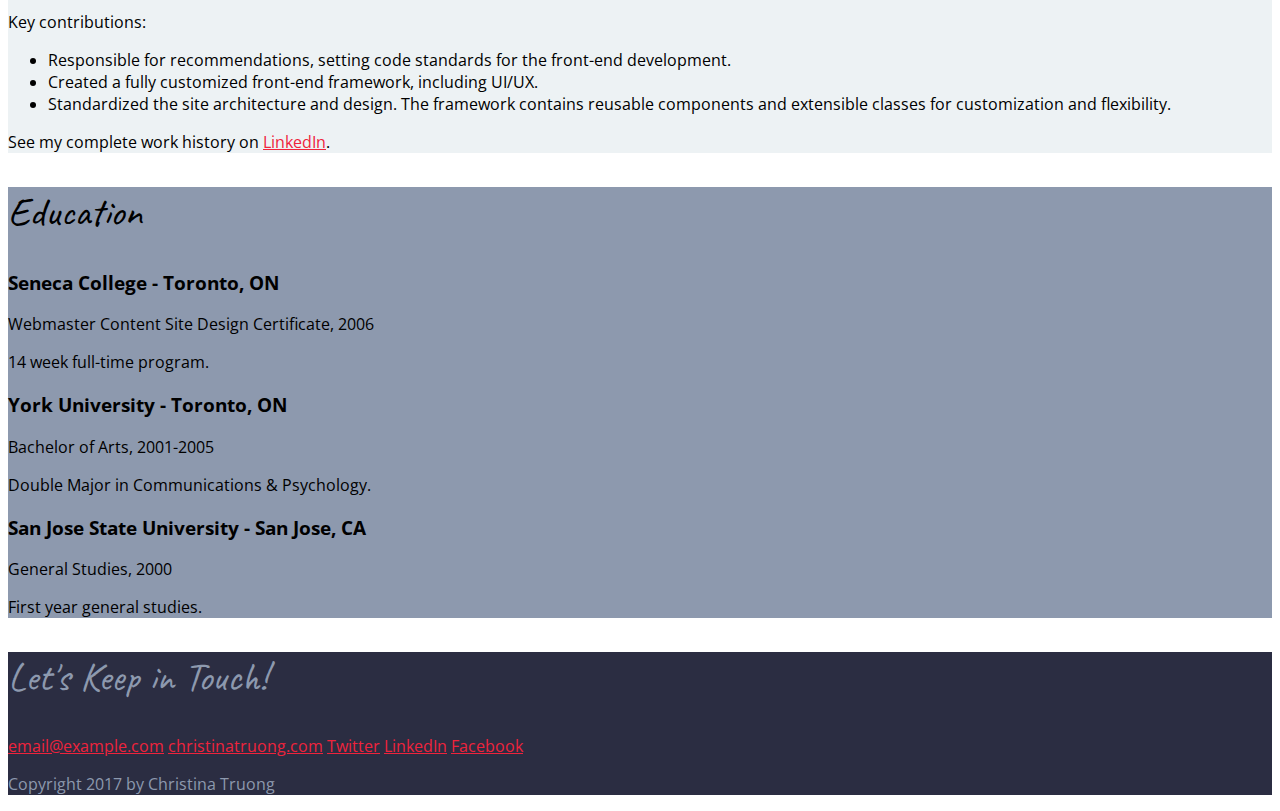
<file: CSS Essential Training 1 of 3/Exercise Files/Ex_Files_CSS_EssT_1/Exercise Files/Ch04/04_04/css-resume/index.html>
<!DOCTYPE html>
<html lang="en">
<head>
    <meta charset="UTF-8">
    <meta name="viewport" content="width=device-width, initial-scale=1.0">
    <title>Christina Truong | Resume</title>
    <link href="https://fonts.googleapis.com/css?family=Caveat|Open+Sans:400,700" rel="stylesheet">
    <link rel="stylesheet" href="css/styles.css">
</head>
<body>
    <!-- // Intro -->
    <header>
        <img src="images/christina-truong.png" alt="Christina Truong">
        <h1>Christina Truong</h1>
        <h2>Web Developer + Educator</h2>
        <p>As a developer, I specialize in creating modular and scalable front-end architectures. As an educator, I focus on creating inclusive learning environments, instructor training and curriculum development. I'm also a certified <a href="https://www.lesmills.com/workouts/fitness-classes/bodypump/" target="_blank">BODYPUMP</a> Instructor for GoodLife Fitness!</p>
    </header>
    
    <main> 
        <!-- // Work Experience -->
        <section class="work">
            <h2>Work Experience</h2>

            <!-- Job 1 Details -->
            <h3>Independent Front-end Developer & Educator</h3>
            <p>Independent / Freelance</p>
            <p>January 2012 - Present</p>
            
            <p>Provides various front-end related services ranging from development work, consultations, speaking engagements, corporate training, workshops and online courses.</p>
            <p>See more at <a href="http://christinatruong.com" target="_blank">christinatruong.com</a>.</p>
          
            <!-- Job 2 Details -->
            <h3>Director of Curriculum</h3>
            <p>Ladies Learning Code</p>
            <p>July 2014 - February 2016</p>
            
            <p>Created and managed all adult focused curriculum, instructor training and tech related strategies and duties.</p>
            <p>Key contributions:</p>
            <ul>
                <li>Created 9 new workshops focusing on HTML, CSS, JavaScript, jQuery, Wordpress and Responsive Web Design.</li>
                <li>Created all Hackapalooza content (2 day conference style event), consisting of 2-4 hour workshop sessions focused on front-end coding languages and web development related topics.</li>
                <li>Lead instructor and created curriculum for the Digital Skills part-time program.</li>
                <li>Provided training for all instructors, in all Canadian chapters, focusing on creating an inclusive and engaging learning environment.</li>
                <li>Maintained the ladieslearningcode.com website.</li>
                <li>Created interactive slide deck template for consistent national workshop branding.</li>
                <li>Volunteer lead instructor from 2011-2014 for Toronto workshops and several chapter launches.</li>
            </ul>
          
            <!-- Job 3 Details -->
            <h3>Lead Front-End Developer</h3>
            <p>Field ID</p>
            <p>March 2013 - February 2014</p>
            
            <p>Lead the front-end development for in-house safety inspection software.</p>
            <p>Key contributions:</p>
            <ul>
                <li>Responsible for recommendations, setting code standards for the front-end development.</li>
                <li>Created a fully customized front-end framework, including UI/UX.</li>
                <li>Standardized the site architecture and design. The framework contains reusable components and extensible classes for customization and flexibility.</li>
            </ul>
            
            <p>See my complete work history on <a href="https://www.linkedin.com/in/christinatruong/" target="_blank">LinkedIn</a>.</p>
        </section>


        <!-- // Education -->
        <section class="education">
            <h2>Education</h2>

            <!-- School 1 details. -->
            <h3>Seneca College - Toronto, ON</h3>
            <p>Webmaster Content Site Design Certificate, 2006</p>
            <p>14 week full-time program.</p>
            
            <!-- School 2 details. -->
            <h3>York University - Toronto, ON</h3>
            <p>Bachelor of Arts, 2001-2005</p>
            <p>Double Major in Communications & Psychology.</p>
            
            <!-- School 3 details. -->
            <h3>San Jose State University - San Jose, CA</h3>
            <p>General Studies, 2000</p>
            <p>First year general studies.</p>
        </section>
    </main>
    
    <!-- // Footer & contact info -->
    <footer>
        <h2>Let's Keep in Touch!</h2>
        
        <!-- Social media links. Add or remove any networks. -->
        <div>
            <a href="mailto:email@example.com">email@example.com</a>
            <a href="http://christinatruong.com">christinatruong.com</a>
            <a href="https://twitter.com/christinatruong">Twitter</a>
            <a href="https://www.linkedin.com/in/christinatruong/">LinkedIn</a>
            <a href="http://fb.me/christinacodes">Facebook</a>
        </div>

        <p>Copyright 2017 by Christina Truong</p>
    </footer>
</body>
</html>
</file>
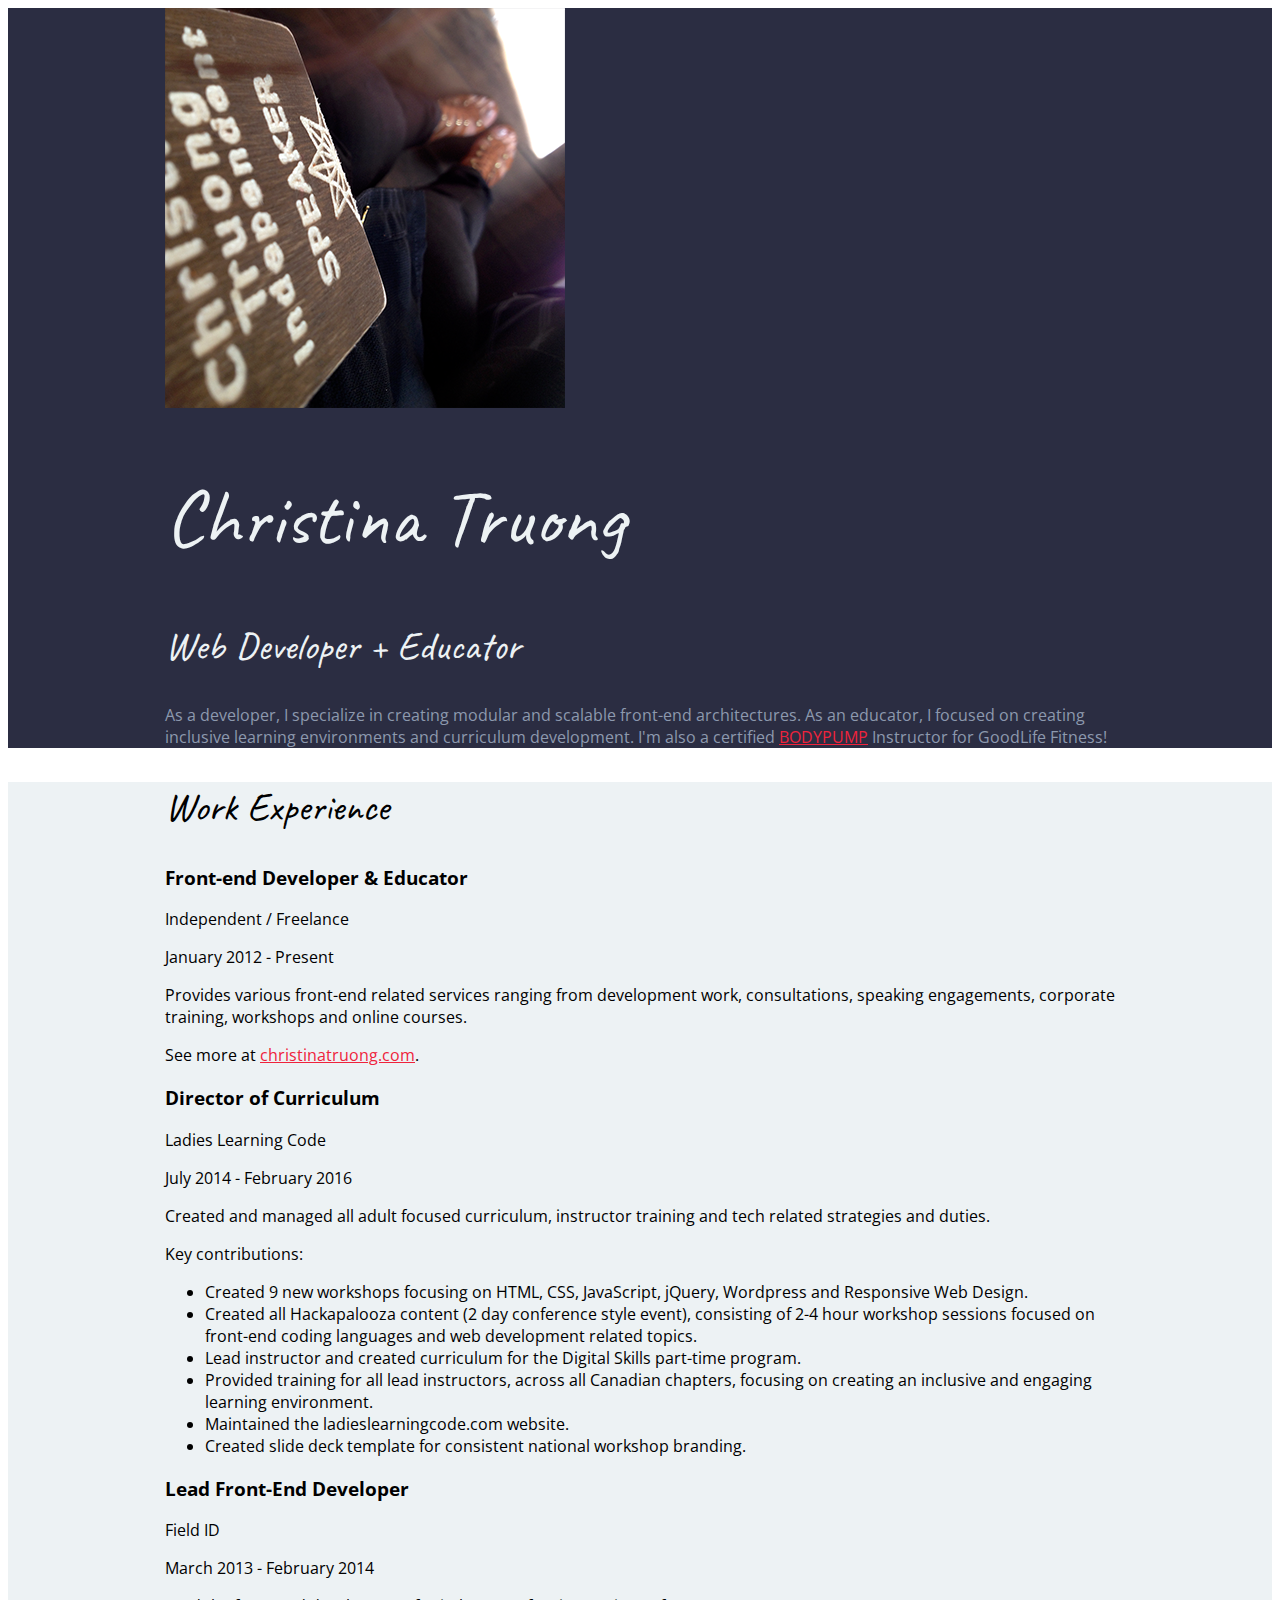
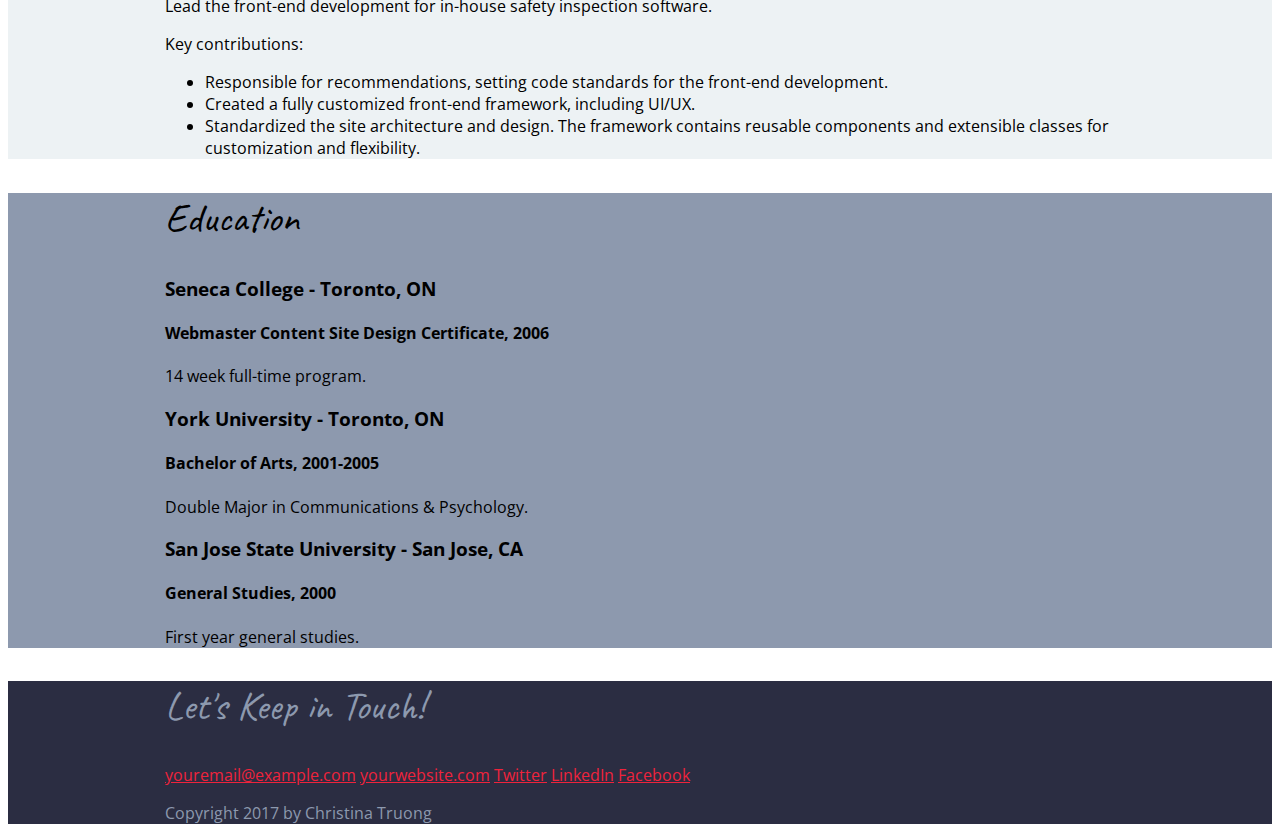
<file: CSS Essential Training 1 of 3/Exercise Files/Ex_Files_CSS_EssT_1/Exercise Files/Ch04/04_05/css-resume/index.html>
<!DOCTYPE html>
<html lang="en">
<head>
    <meta charset="UTF-8">
    <meta name="viewport" content="width=device-width, initial-scale=1.0">
    <title>Christina Truong | Resume</title>
    <link href="https://fonts.googleapis.com/css?family=Caveat|Open+Sans:400,400i,700" rel="stylesheet">
    <link rel="stylesheet" href="css/styles.css">
</head>
<body>
    <!-- // Intro -->
    <header>
        <div class="content-wrap">
            <img src="images/christina-truong.png" alt="Christina Truong">
            <h1>Christina Truong</h1>
            <h2>Web Developer + Educator</h2>
            <p>As a developer, I specialize in creating modular and scalable front-end architectures. As an educator, I focused on creating inclusive learning environments and curriculum development. I'm also a certified <a href="#">BODYPUMP</a> Instructor for GoodLife Fitness!</p>
        </div>
    </header>
    
    <main> 
        <!-- // Work Experience -->
        <section class="work">
            <div class="content-wrap">
                <h2>Work Experience</h2>

                <!-- Job Details: copy this block to add more positions. -->
                <h3>Front-end Developer & Educator</h3>
                <p>Independent / Freelance</p>
                <p>January 2012 - Present</p>
                <p>Provides various front-end related services ranging from development work, consultations, speaking engagements, corporate training, workshops and online courses.</p>
                <p>See more at <a href="http://christinatruong.com">christinatruong.com</a>.</p>
                
                <!-- Job Details -->
                <h3>Director of Curriculum</h3>
                <p>Ladies Learning Code</p>
                <p>July 2014 - February 2016</p>
                <p>Created and managed all adult focused curriculum, instructor training and tech related strategies and duties.</p>

                <p>Key contributions:</p>
                <ul>
                    <li>Created 9 new workshops focusing on HTML, CSS, JavaScript, jQuery, Wordpress and Responsive Web Design.</li>
                    <li>Created all Hackapalooza content (2 day conference style event), consisting of 2-4 hour workshop sessions focused on front-end coding languages and web development related topics.</li>
                    <li>Lead instructor and created curriculum for the Digital Skills part-time program.</li>
                    <li>Provided training for all lead instructors, across all Canadian chapters, focusing on creating an inclusive and engaging learning environment.</li>
                    <li>Maintained the ladieslearningcode.com website.</li>
                    <li>Created slide deck template for consistent national workshop branding.</li>
                </ul>
                
                <!-- Job Details -->
                <h3>Lead Front-End Developer</h3>
                <p>Field ID</p>
                <p>March 2013 - February 2014</p>
                <p>Lead the front-end development for in-house safety inspection software.</p>

                <p>Key contributions:</p>
                <ul>
                    <li>Responsible for recommendations, setting code standards for the front-end development.</li>
                    <li>Created a fully customized front-end framework, including UI/UX.</li>
                    <li>Standardized the site architecture and design. The framework contains reusable components and extensible classes for customization and flexibility.</li>
                </ul>
            </div>
        </section>


        <!-- // Education -->
        <section class="education">
            <div class="content-wrap">
                <h2>Education</h2>

                <!-- School details: copy this block to add more schools. -->
                <h3>Seneca College - Toronto, ON</h3>
                <h4>Webmaster Content Site Design Certificate, 2006</h4>
                <p>14 week full-time program.</p>
                
                <h3>York University - Toronto, ON</h3>
                <h4>Bachelor of Arts, 2001-2005</h4>
                <p>Double Major in Communications & Psychology.</p>
                
                <h3>San Jose State University - San Jose, CA</h3>
                <h4>General Studies, 2000</h4>
                <p>First year general studies.</p>
            </div>
        </section>
    </main>
    
    <!-- // Footer & contact info -->
    <footer>
        <div class="content-wrap">
            <h2>Let's Keep in Touch!</h2>
            
            <!-- Social media and contact links. Add or remove any networks. -->
            <div>
                <a href="mailto:youremail@example.com">youremail@example.com</a>
                <a href="http://yourwebsite.com">yourwebsite.com</a>
                <a href="#">Twitter</a>
                <a href="#">LinkedIn</a>
                <a href="#">Facebook</a>
            </div>

            <p>Copyright 2017 by Christina Truong</p>
        </div>
    </footer>
</body>
</html>
</file>
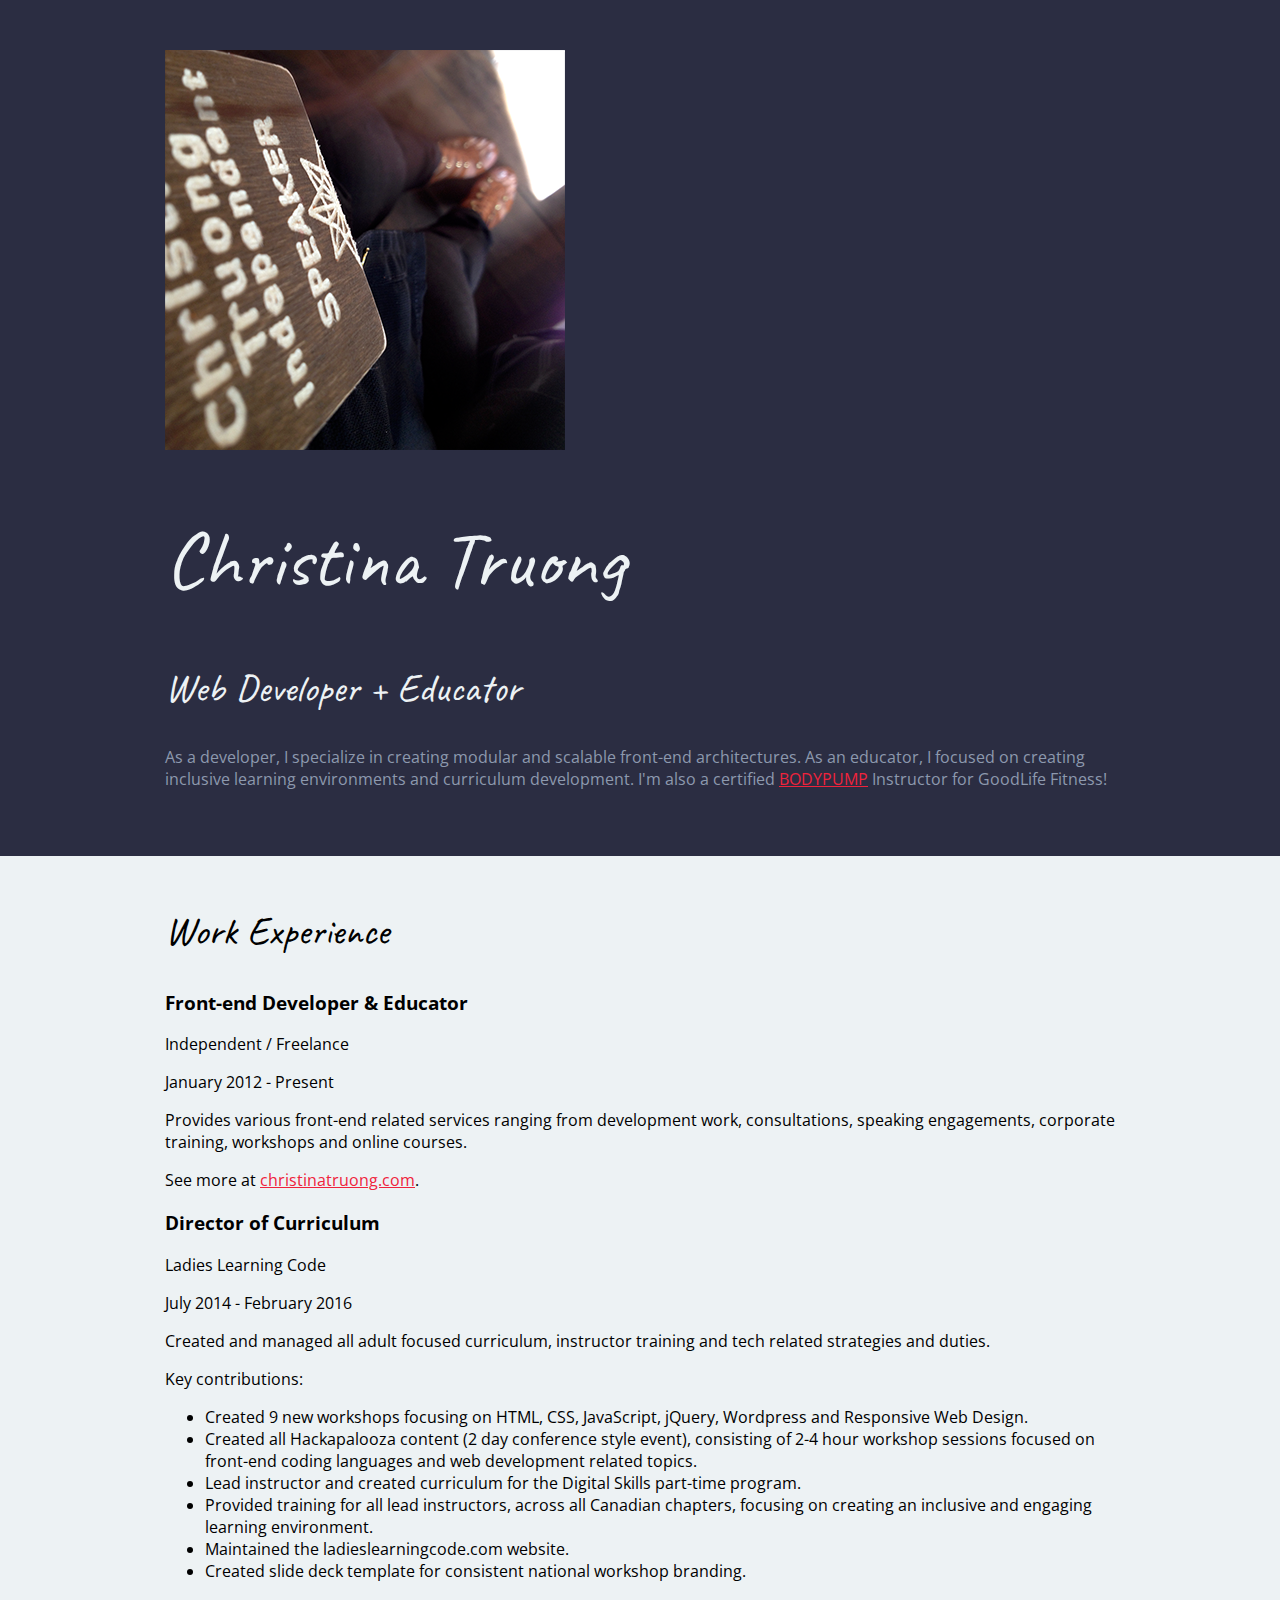
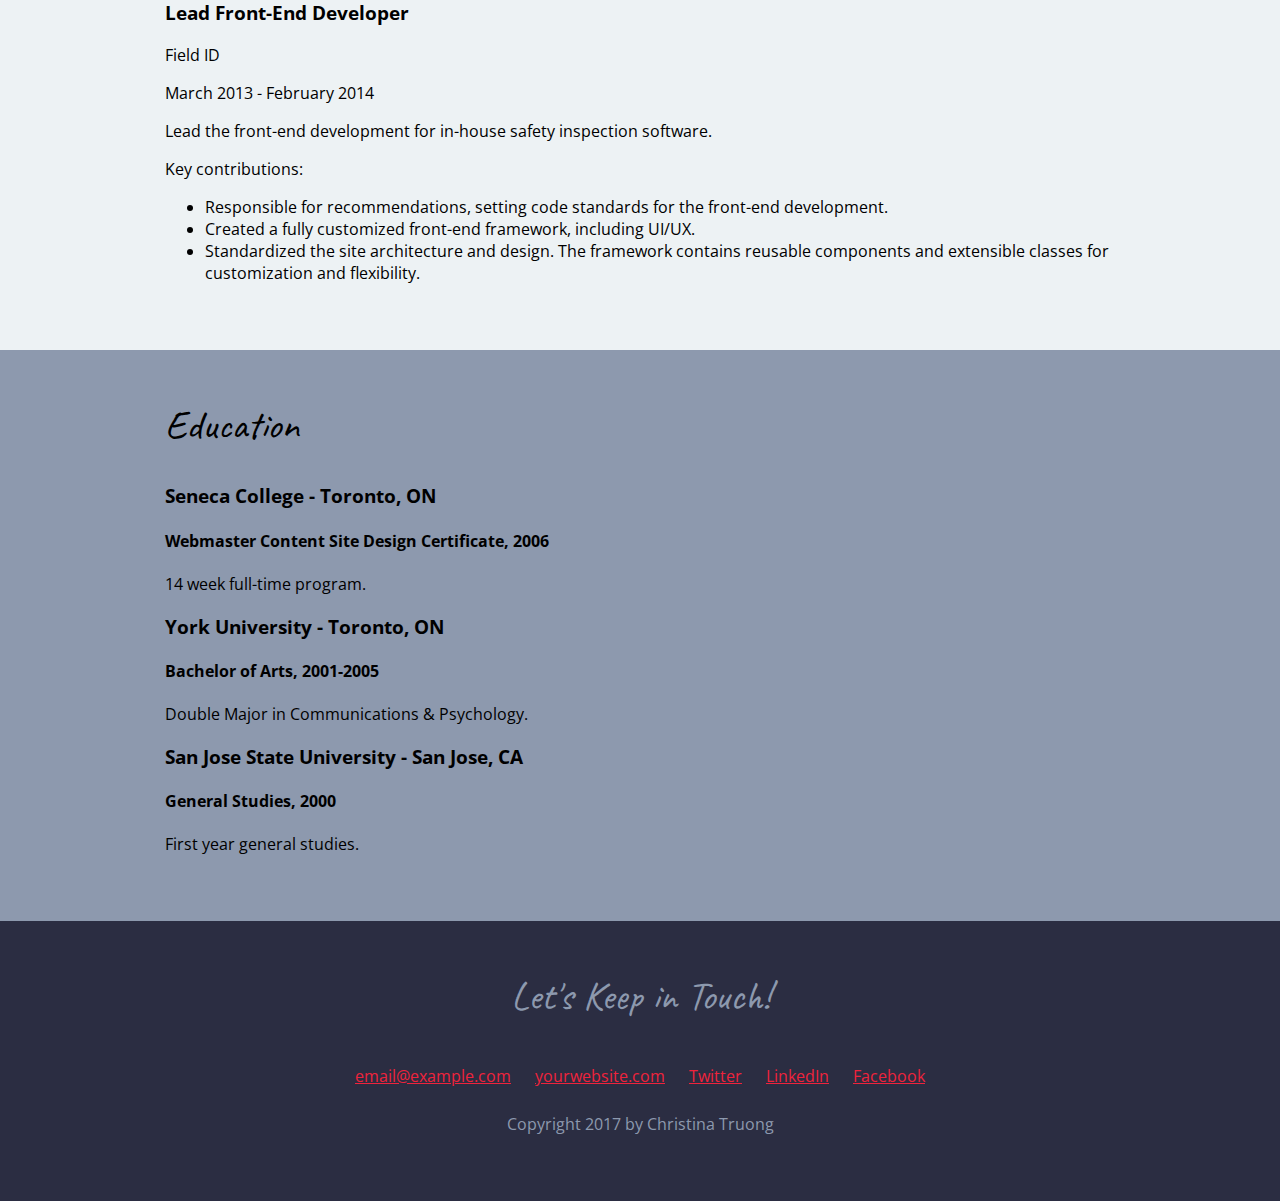
<file: CSS Essential Training 1 of 3/Exercise Files/Ex_Files_CSS_EssT_1/Exercise Files/Ch04/04_07/css-resume/index.html>
<!DOCTYPE html>
<html lang="en">
<head>
    <meta charset="UTF-8">
    <meta name="viewport" content="width=device-width, initial-scale=1.0">
    <title>Christina Truong | Resume</title>
    <link href="https://fonts.googleapis.com/css?family=Caveat|Open+Sans:400,400i,700" rel="stylesheet">
    <link rel="stylesheet" href="css/styles.css">
</head>
<body>
    <!-- // Intro -->
    <header>
        <div class="content-wrap">
            <img src="images/christina-truong.png" alt="Christina Truong">
            <h1>Christina Truong</h1>
            <h2>Web Developer + Educator</h2>
            <p>As a developer, I specialize in creating modular and scalable front-end architectures. As an educator, I focused on creating inclusive learning environments and curriculum development. I'm also a certified <a href="#">BODYPUMP</a> Instructor for GoodLife Fitness!</p>
        </div>
    </header>
    
    <main> 
        <!-- // Work Experience -->
        <section class="work">
            <div class="content-wrap">
                <h2>Work Experience</h2>

                <!-- Job Details: copy this block to add more positions. -->
                <h3>Front-end Developer & Educator</h3>
                <p>Independent / Freelance</p>
                <p>January 2012 - Present</p>
                <p>Provides various front-end related services ranging from development work, consultations, speaking engagements, corporate training, workshops and online courses.</p>
                <p>See more at <a href="http://christinatruong.com">christinatruong.com</a>.</p>
                
                <!-- Job Details -->
                <h3>Director of Curriculum</h3>
                <p>Ladies Learning Code</p>
                <p>July 2014 - February 2016</p>
                <p>Created and managed all adult focused curriculum, instructor training and tech related strategies and duties.</p>

                <p>Key contributions:</p>
                <ul>
                    <li>Created 9 new workshops focusing on HTML, CSS, JavaScript, jQuery, Wordpress and Responsive Web Design.</li>
                    <li>Created all Hackapalooza content (2 day conference style event), consisting of 2-4 hour workshop sessions focused on front-end coding languages and web development related topics.</li>
                    <li>Lead instructor and created curriculum for the Digital Skills part-time program.</li>
                    <li>Provided training for all lead instructors, across all Canadian chapters, focusing on creating an inclusive and engaging learning environment.</li>
                    <li>Maintained the ladieslearningcode.com website.</li>
                    <li>Created slide deck template for consistent national workshop branding.</li>
                </ul>
                
                <!-- Job Details -->
                <h3>Lead Front-End Developer</h3>
                <p>Field ID</p>
                <p>March 2013 - February 2014</p>
                <p>Lead the front-end development for in-house safety inspection software.</p>

                <p>Key contributions:</p>
                <ul>
                    <li>Responsible for recommendations, setting code standards for the front-end development.</li>
                    <li>Created a fully customized front-end framework, including UI/UX.</li>
                    <li>Standardized the site architecture and design. The framework contains reusable components and extensible classes for customization and flexibility.</li>
                </ul>
            </div>
        </section>


        <!-- // Education -->
        <section class="education">
            <div class="content-wrap">
                <h2>Education</h2>

                <!-- School details: copy this block to add more schools. -->
                <h3>Seneca College - Toronto, ON</h3>
                <h4>Webmaster Content Site Design Certificate, 2006</h4>
                <p>14 week full-time program.</p>
                
                <h3>York University - Toronto, ON</h3>
                <h4>Bachelor of Arts, 2001-2005</h4>
                <p>Double Major in Communications & Psychology.</p>
                
                <h3>San Jose State University - San Jose, CA</h3>
                <h4>General Studies, 2000</h4>
                <p>First year general studies.</p>
            </div>
        </section>
    </main>
    
    <!-- // Footer & contact info -->
    <footer>
        <div class="content-wrap">
            <h2>Let's Keep in Touch!</h2>
            
            <!-- Social media and contact links. Add or remove any networks. -->
            <div class="contact-info">
                <a href="mailto:email@example.com">email@example.com</a>
                <a href="http://yourwebsite.com">yourwebsite.com</a>
                <a href="#">Twitter</a>
                <a href="#">LinkedIn</a>
                <a href="#">Facebook</a>
            </div>

            <p>Copyright 2017 by Christina Truong</p>
        </div>
    </footer>
</body>
</html>
</file>
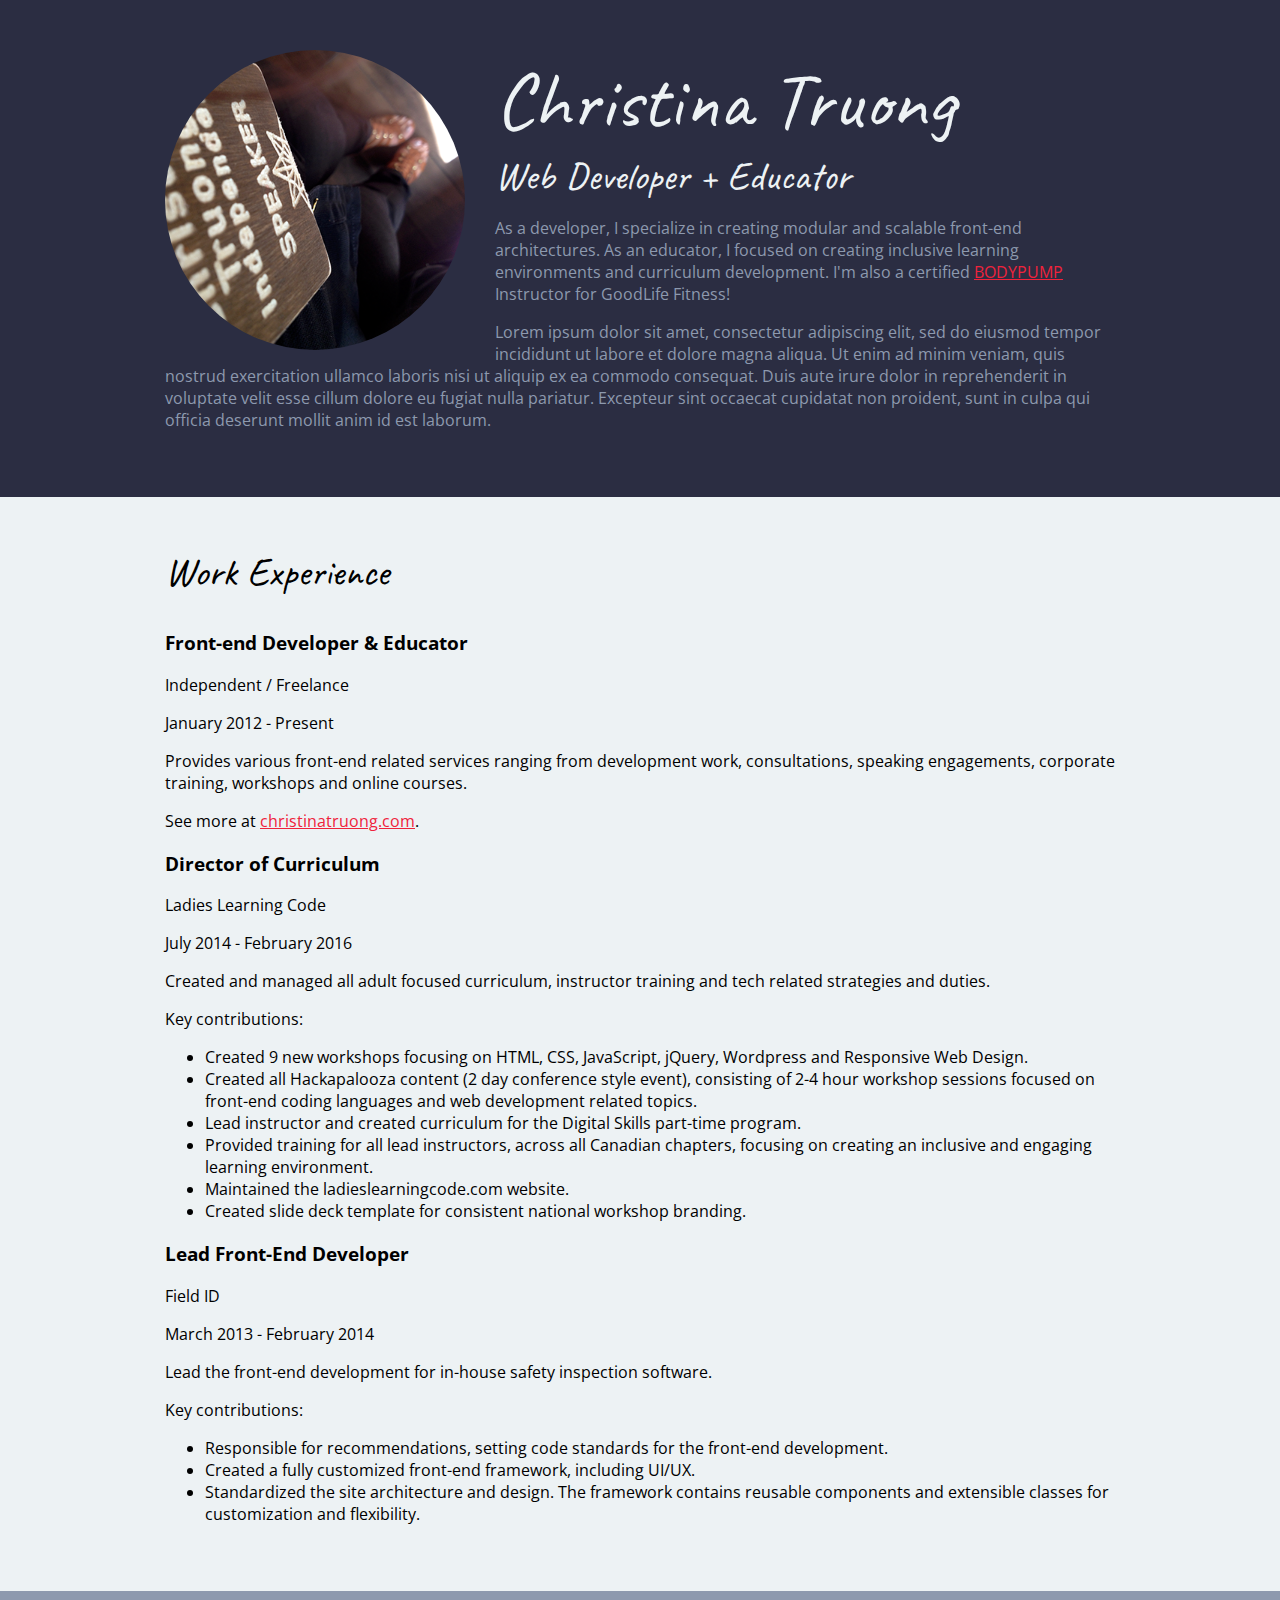
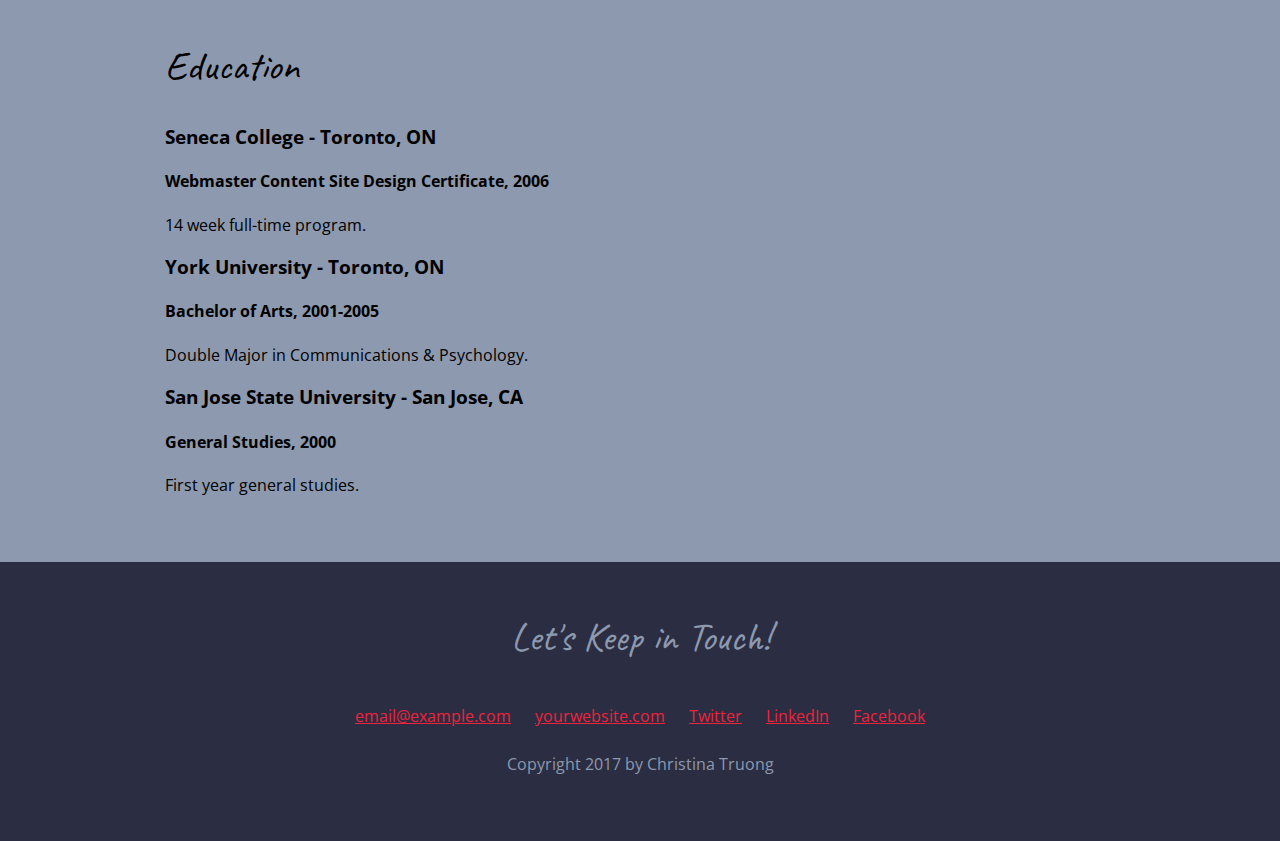
<file: CSS Essential Training 1 of 3/Exercise Files/Ex_Files_CSS_EssT_1/Exercise Files/Ch04/04_09/css-resume/index.html>
<!DOCTYPE html>
<html lang="en">
<head>
    <meta charset="UTF-8">
    <meta name="viewport" content="width=device-width, initial-scale=1.0">
    <title>Christina Truong | Resume</title>
    <link href="https://fonts.googleapis.com/css?family=Caveat|Open+Sans:400,400i,700" rel="stylesheet">
    <link rel="stylesheet" href="css/styles.css">
</head>
<body>
    <!-- // Intro -->
    <header>
        <div class="content-wrap">
            <img class="profile-img" src="images/christina-truong.png" alt="Christina Truong">
            <h1>Christina Truong</h1>
            <h2>Web Developer + Educator</h2>
            <p>As a developer, I specialize in creating modular and scalable front-end architectures. As an educator, I focused on creating inclusive learning environments and curriculum development. I'm also a certified <a href="#">BODYPUMP</a> Instructor for GoodLife Fitness!</p>
            <p>Lorem ipsum dolor sit amet, consectetur adipiscing elit, sed do eiusmod tempor incididunt ut labore et dolore magna aliqua. Ut enim ad minim veniam, quis nostrud exercitation ullamco laboris nisi ut aliquip ex ea commodo consequat. Duis aute irure dolor in reprehenderit in voluptate velit esse cillum dolore eu fugiat nulla pariatur. Excepteur sint occaecat cupidatat non proident, sunt in culpa qui officia deserunt mollit anim id est laborum.</p>
        </div>
    </header>
    
    <main> 
        <!-- // Work Experience -->
        <section class="work">
            <div class="content-wrap">
                <h2>Work Experience</h2>

                <!-- Job Details: copy this block to add more positions. -->
                <h3>Front-end Developer & Educator</h3>
                <p>Independent / Freelance</p>
                <p>January 2012 - Present</p>
                <p>Provides various front-end related services ranging from development work, consultations, speaking engagements, corporate training, workshops and online courses.</p>
                <p>See more at <a href="http://christinatruong.com">christinatruong.com</a>.</p>
                
                <!-- Job Details -->
                <h3>Director of Curriculum</h3>
                <p>Ladies Learning Code</p>
                <p>July 2014 - February 2016</p>
                <p>Created and managed all adult focused curriculum, instructor training and tech related strategies and duties.</p>

                <p>Key contributions:</p>
                <ul>
                    <li>Created 9 new workshops focusing on HTML, CSS, JavaScript, jQuery, Wordpress and Responsive Web Design.</li>
                    <li>Created all Hackapalooza content (2 day conference style event), consisting of 2-4 hour workshop sessions focused on front-end coding languages and web development related topics.</li>
                    <li>Lead instructor and created curriculum for the Digital Skills part-time program.</li>
                    <li>Provided training for all lead instructors, across all Canadian chapters, focusing on creating an inclusive and engaging learning environment.</li>
                    <li>Maintained the ladieslearningcode.com website.</li>
                    <li>Created slide deck template for consistent national workshop branding.</li>
                </ul>
                
                <!-- Job Details -->
                <h3>Lead Front-End Developer</h3>
                <p>Field ID</p>
                <p>March 2013 - February 2014</p>
                <p>Lead the front-end development for in-house safety inspection software.</p>

                <p>Key contributions:</p>
                <ul>
                    <li>Responsible for recommendations, setting code standards for the front-end development.</li>
                    <li>Created a fully customized front-end framework, including UI/UX.</li>
                    <li>Standardized the site architecture and design. The framework contains reusable components and extensible classes for customization and flexibility.</li>
                </ul>
            </div>
        </section>


        <!-- // Education -->
        <section class="education">
            <div class="content-wrap">
                <h2>Education</h2>

                <!-- School details: copy this block to add more schools. -->
                <h3>Seneca College - Toronto, ON</h3>
                <h4>Webmaster Content Site Design Certificate, 2006</h4>
                <p>14 week full-time program.</p>
                
                <h3>York University - Toronto, ON</h3>
                <h4>Bachelor of Arts, 2001-2005</h4>
                <p>Double Major in Communications & Psychology.</p>
                
                <h3>San Jose State University - San Jose, CA</h3>
                <h4>General Studies, 2000</h4>
                <p>First year general studies.</p>
            </div>
        </section>
    </main>
    
    <!-- // Footer & contact info -->
    <footer>
        <div class="content-wrap">
            <h2>Let's Keep in Touch!</h2>
            
            <!-- Social media and contact links. Add or remove any networks. -->
            <div class="contact-info">
                <a href="mailto:email@example.com">email@example.com</a>
                <a href="http://yourwebsite.com">yourwebsite.com</a>
                <a href="#">Twitter</a>
                <a href="#">LinkedIn</a>
                <a href="#">Facebook</a>
            </div>

            <p>Copyright 2017 by Christina Truong</p>
        </div>
    </footer>
</body>
</html>
</file>
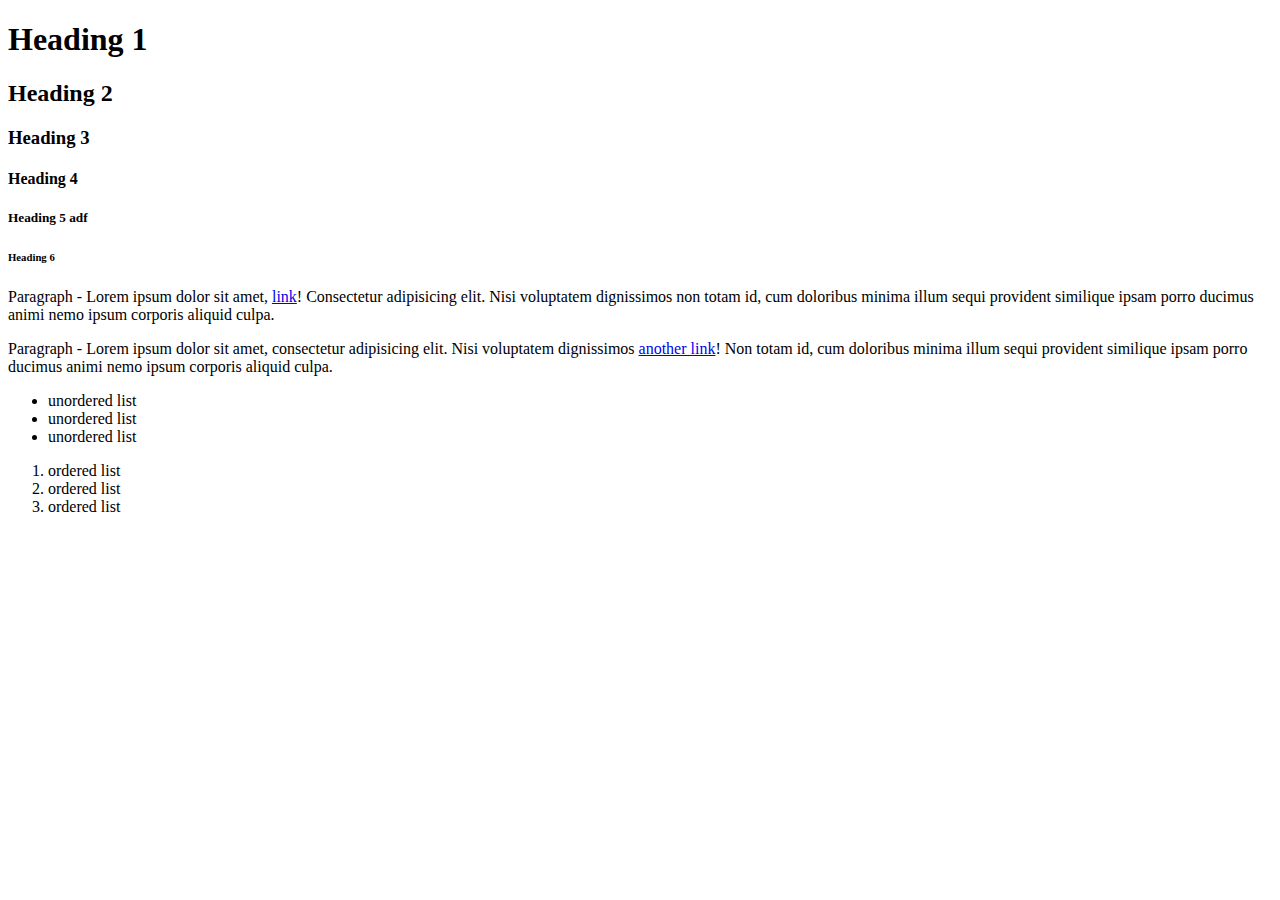
<file: CSS Essential Training 1 of 3/Exercise Files/Ex_Files_CSS_EssT_1/Exercise Files/Ch01/01_02/default-styles.html>
<!DOCTYPE html>
<html lang="en">
<head>
  <meta charset="UTF-8">
  <meta name="viewport" content="width=device-width, initial-scale=1.0">
  <title>Default HTML styles</title>
</head>
<body>
  <h1>Heading 1</h1>
  <h2>Heading 2</h2>
  <h3>Heading 3</h3>
  <h4>Heading 4</h4>
  <h5>Heading 5 adf</h5>
  <h6>Heading 6</h6>

  <p>Paragraph - Lorem ipsum dolor sit amet, <a href="#">link</a>! Consectetur adipisicing elit. Nisi voluptatem dignissimos non totam id, cum doloribus minima illum sequi provident similique ipsam porro ducimus animi nemo ipsum corporis aliquid culpa.</p>
  <p>Paragraph - Lorem ipsum dolor sit amet, consectetur adipisicing elit. Nisi voluptatem dignissimos <a href="#">another link</a>! Non totam id, cum doloribus minima illum sequi provident similique ipsam porro ducimus animi nemo ipsum corporis aliquid culpa.</p>

  <ul>
    <li>unordered list</li>
    <li>unordered list</li>
    <li>unordered list</li>
  </ul>

  <ol>
    <li>ordered list</li>
    <li>ordered list</li>
    <li>ordered list</li>
  </ol>
</body>
</html>
</file>
<file: CSS Essential Training 1 of 3/Core Project/styles/styles.css>
body {
  background:lightgreen;
}
/*  */
</file>
<file: CSS Essential Training 1 of 3/Core Project/css/styles.css>
/* Color Palette - temporary comment to make copy paste easier
#220c10 - Licorice (faded black..?)     | #2B2d42 Dark Blue
#77b2f4 - Fresh Sky Blue                | #8D99AE - Light Blue
#506c64 - Storm Cloud (Dark Army Green) | #EDF2F4 - Blue/White
#77cbb9 - Pearl Aqua                    | #EF233C - Red
*/


/* Global styles
------------------------------------*/
html{
  box-sizing: border-box;
}

*, *:before, *:after {
  box-sizing: inherit;
}

body {
  background-color: white;
  font-family: 'Raleway', sans-serif;
  margin:0; /* gets rid of default margin around whole page */
}
.content-wrap {
  max-width:950px;
  margin: 0 auto;
  padding: 60px 20px;
  overflow: auto;
}
h1, h2 {
  font-family: 'Lato', sans-serif;
  font-weight:900;
}
h1 {
  font-size: 30px;
}

h2 {
  font-size: 20px;
  margin-top:0;
}

h3 {
  margin: 0;
}
a {
  color: lightpink;
}
a:hover {
  text-decoration:none;
}

main {
  clear:both;
}

.uppercase {
  text-transform:uppercase;
}



/* Header and Footer
------------------------------------*/

header, footer {
  background-color:grey;
  color:white;
}
/* header */
.main-profile-img {
  border-radius: 50%;
}
header {
    position: relative;
}

/* header h1,
header h2 {
  color:;
  margin:0;
} */

/* footer */
footer {
  text-align:center;
}

.contact-info-padding a{
  padding:15px;
  display:inline-block;
}

.social-icon:hover {
  font-size: 2em;
}

.dload {
  background: red;
  color:white;
  padding:10px;
  text-transform: uppercase;
  font-weight:600;
  position:absolute;
  /* float:right; */
  right: 0;
  bottom: 0;
}
.dload:hover {
  background: #EF5237;
  padding:20px;
  font-size: 1.2em;

}

/* CSS Combinator testing*/
/* h2 + div + p {
  border:5px solid Red;
}

  h2 ~ p {
    border:5px solid purple;
  } */

  /* Navigation
  ------------------------------------*/

nav a{
  display: inline-block;
  padding: 15px 20px;
  text-transform: uppercase;
  font-weight:bolder;
}
  nav {
    position: sticky;
    text-align:center;
    background: white;
    top: 10px;
    /* width:100%; */
    right: 10px;
}

/* Work Experience
------------------------------------*/
.work {
  background-color: #77b2f4;
}

.col-wide ul {
  margin:0;
}

h3 ~ p {
  margin:0;

}
/* Education
------------------------------------*/

.education {
  /* background-color: rgb(156, 171, 207); */
  background: linear-gradient(rgba(156, 171, 207, 0.8), rgba(156, 171, 207, 0.5)),
              url(../images/education-background.jpg) no-repeat fixed;
  background-size: cover;

}

.education p + h3 {
  margin-top: 10px;
}

/* Media Queries
------------------------------------*/
@media (min-width: 850px) {
  .col-narrow {
    width:30%;
    float: left;
    /* clear:left; */   /*this seems to work yet not used in video */
    min-height: 165px;
    margin-bottom: 10px;
  }

  .col-wide {
    width:70%;
    float: left;
    padding-left: 20px;
    min-height: 165px;
    margin-bottom: 10px;
  }
  h1, h2 {
    font-size: 2em;
  }
}
@media (max-width:899px) {
  header {
    text-align: center;
  }
  .main-profile-img {
    width:200px;
  }
}
</file>
<file: CSS Essential Training 1 of 3/Exercise Files/Ex_Files_CSS_EssT_1/Exercise Files/Ch04/css-resume-final/css/styles.css>
/* Global styles 
------------------------------------*/
/* border box fix */
html {
  box-sizing: border-box;
}
*, *:before, *:after {
  box-sizing: inherit;
}

body {
  font-family: 'Open Sans', sans-serif;
  margin: 0;
}
a {
    color: #EF233C;
}
a:hover {
    text-decoration: none;
}
h1, h2 {
  font-family: 'Caveat', cursive;
  font-weight: 400;
}
h1 {
  font-size: 80px;
}
h2 {
  font-size: 40px;
  margin-top: 0;
}
.content-wrap {
  max-width: 950px;
  margin: 0 auto;
  padding: 50px;
  overflow: hidden;
}

.column-narrow {
  width: 35%;
  float: left;
  padding-right: 3%;
  min-height: 175px;
}
.column-wide {
  width: 62%;
  float: left;
  min-height: 175px;
}



/* Header & Footer 
------------------------------------*/
header, 
footer {
  background: #2B2D42;
  color: #8D99AE;
}
header h1,
header h2 {
    color: #EDF2F4;
    margin: 0;
}

/* Header styles only */
header {
  /*text-align: center;*/
}
.profile-img {
  /*width: 300px;*/
  border-radius: 50%;
  /*float: left;*/
  /*margin-right: 30px;*/
}

/* Footer styles only */
footer {
  text-align: center;
}
.contact-info a {
  padding: 10px;
  display: inline-block;
}



/* Work Experience
------------------------------------*/
.work {
    background: #EDF2F4;
}


/* Education
------------------------------------*/
.education {
    background: #8D99AE;
}
</file>
<file: CSS Essential Training 1 of 3/Exercise Files/Ex_Files_CSS_EssT_1/Exercise Files/Ch01/01_08/css-resume/styles.css>
body {
    background: lightblue;
}
</file>
<file: CSS Essential Training 1 of 3/Exercise Files/Ex_Files_CSS_EssT_1/Exercise Files/Ch02/02_06/css-resume/css/styles.css>
body {
    background: lightblue;
}
</file>
<file: CSS Essential Training 1 of 3/Exercise Files/Ex_Files_CSS_EssT_1/Exercise Files/Ch03/03_04/css-resume/css/styles.css>
/* Global styles
------------------------------------*/
body {

}
a {
  color: #EF233C;
}
a:hover {
  text-decoration: none;
}


/* Header & Footer
------------------------------------*/
header,
footer {
  background: #2B2D42;
  color: #8D99AE;
}
header h1,
header h2 {
  color: #EDF2F4;
}


/* Work Experience
------------------------------------*/
.work {
  background: #EDF2F4;
}


/* Education
------------------------------------*/
.education {
  background: #8D99AE;
}
</file>
<file: CSS Essential Training 1 of 3/Exercise Files/Ex_Files_CSS_EssT_1/Exercise Files/Ch03/03_07/css-resume/css/styles.css>
/* Global styles 
------------------------------------*/
body {
  font-family: 'Open Sans', sans-serif;
}
a {
  color: #EF233C;
}
a:hover {
  text-decoration: none;
}
h1, h2 {
  font-family: 'Caveat', cursive;
}
h2 {
  font-size: 40px;
}
h1 {
  font-size: 80px;
}


/* Header & Footer 
------------------------------------*/
header, 
footer {
  background: #2B2D42;
  color: #8D99AE;
}
header h1,
header h2 {
  color: #EDF2F4;
}



/* Work Experience
------------------------------------*/
.work {
  background: #EDF2F4;
}



/* Education
------------------------------------*/
.education {
  background: #8D99AE;
}
</file>
<file: CSS Essential Training 1 of 3/Exercise Files/Ex_Files_CSS_EssT_1/Exercise Files/Ch04/04_04/css-resume/css/styles.css>
/* Global styles 
------------------------------------*/
body {
  font-family: 'Open Sans', sans-serif;
}
a {
  color: #EF233C;
}
a:hover {
  text-decoration: none;
}
h1, h2 {
  font-family: 'Caveat', cursive;
  font-weight: 400;
}
h2 {
  font-size: 40px;
}
h1 {
  font-size: 80px;
}


/* Header & Footer 
------------------------------------*/
header, 
footer {
  background: #2B2D42;
  color: #8D99AE;
}
header h1,
header h2 {
  color: #EDF2F4;
}



/* Work Experience
------------------------------------*/
.work {
  background: #EDF2F4;
}



/* Education
------------------------------------*/
.education {
  background: #8D99AE;
}
</file>
<file: CSS Essential Training 1 of 3/Exercise Files/Ex_Files_CSS_EssT_1/Exercise Files/Ch04/04_05/css-resume/css/styles.css>
/* Global styles
------------------------------------*/
body {
  font-family: 'Open Sans', sans-serif;
}
a {
  color: #EF233C;
}
a:hover {
  text-decoration: none;
}
h1, h2 {
  font-family: 'Caveat', cursive;
  font-weight: 400;
}
h1 {
  font-size: 80px;
}
h2 {
  font-size: 40px;
}
.content-wrap {
  max-width: 950px;
  margin: 0 auto;
}



/* Header & Footer
------------------------------------*/
header,
footer {
  background: #2B2D42;
  color: #8D99AE;
}
header h1,
header h2 {
  color: #EDF2F4;
}


/* Work Experience
------------------------------------*/
.work {
  background: #EDF2F4;
}


/* Education
------------------------------------*/
.education {
  background: #8D99AE;
}
</file>
<file: CSS Essential Training 1 of 3/Exercise Files/Ex_Files_CSS_EssT_1/Exercise Files/Ch04/04_07/css-resume/css/styles.css>
/* Color Palette
#2B2D42 - dark blue
#8D99AE - light blue
#EDF2F4 - blue/white
#EF233C - red
*/

/* Global styles 
------------------------------------*/
body {
  font-family: 'Open Sans', sans-serif;
  margin: 0;
}
a {
    color: #EF233C;
}
a:hover {
    text-decoration: none;
}
h1, h2 {
  font-family: 'Caveat', cursive;
  font-weight: 400;
}
h1 {
  font-size: 80px;
}
h2 {
  font-size: 40px;
  margin-top: 0;
}
.content-wrap {
  max-width: 950px;
  margin: 0 auto;
  padding: 50px;
}


/* Header & Footer 
------------------------------------*/
header, footer {
  background: #2B2D42;
  color: #8D99AE;
}
/* header */
header h1,header h2 {
    color: #EDF2F4;
}
/* footer */
footer {
  text-align: center;
}
.contact-info a {
  padding: 10px;
  display: inline-block;
}


/* Work Experience
------------------------------------*/
.work {
    background: #EDF2F4;
}


/* Education
------------------------------------*/
.education {
    background: #8D99AE;
}
</file>
<file: CSS Essential Training 1 of 3/Exercise Files/Ex_Files_CSS_EssT_1/Exercise Files/Ch04/04_09/css-resume/css/styles.css>
/* Global styles
------------------------------------*/
body {
  font-family: 'Open Sans', sans-serif;
  margin: 0;
}
a {
  color: #EF233C;
}
a:hover {
  text-decoration: none;
}
h1, h2 {
  font-family: 'Caveat', cursive;
  font-weight: 400;
}
h1 {
  font-size: 80px;
}
h2 {
  font-size: 40px;
  margin-top: 0;
}
.content-wrap {
  max-width: 950px;
  margin: 0 auto;
  padding: 50px;
  overflow: hidden;
}



/* Header & Footer
------------------------------------*/
header,
footer {
  background: #2B2D42;
  color: #8D99AE;
}
header h1,
header h2 {
  color: #EDF2F4;
  margin: 0;
}

/* Header styles only */
header {
  /*text-align: center;*/
}
.profile-img {
  width: 300px;
  border-radius: 50%;
  float: left;
  margin-right: 30px;
}

/* Footer styles only */
footer {
  text-align: center;
}
.contact-info a {
  padding: 10px;
  display: inline-block;
}



/* Work Experience
------------------------------------*/
.work {
  background: #EDF2F4;
}


/* Education
------------------------------------*/
.education {
    background: #8D99AE;
}
</file>
